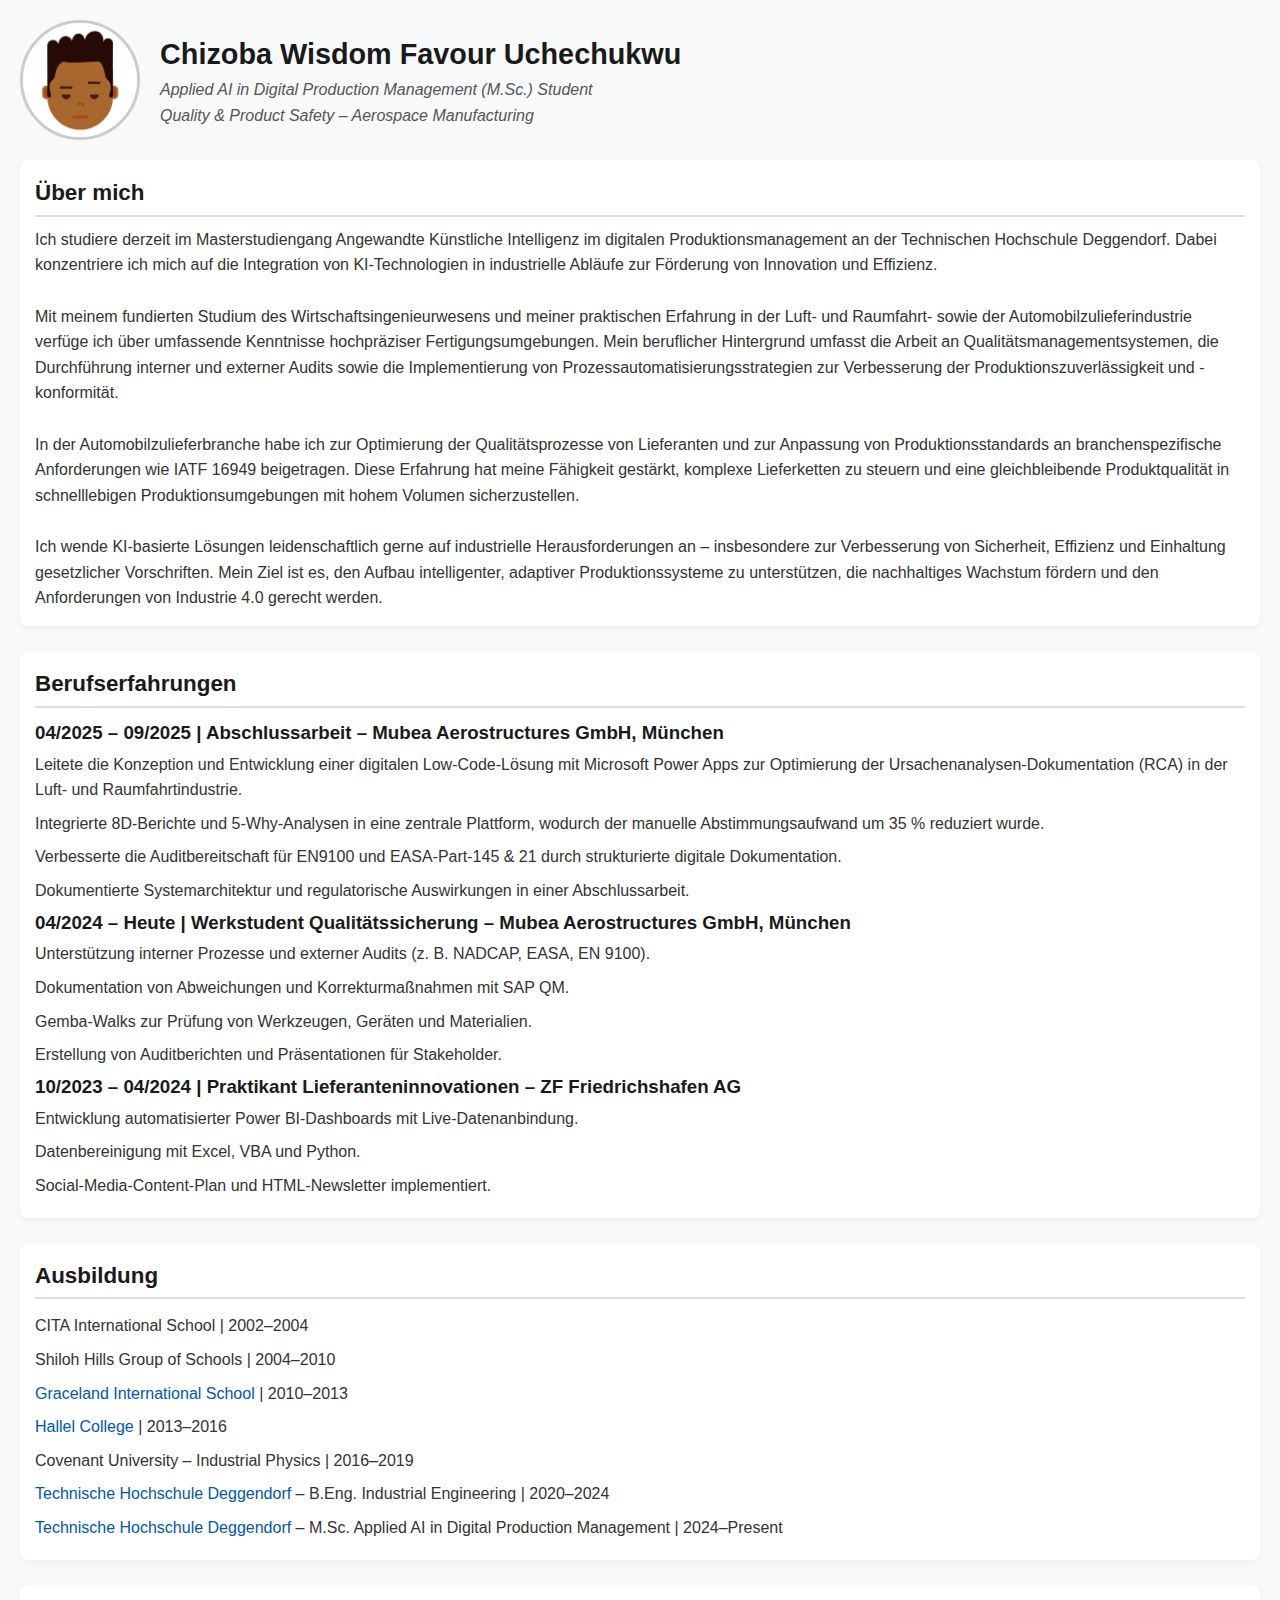
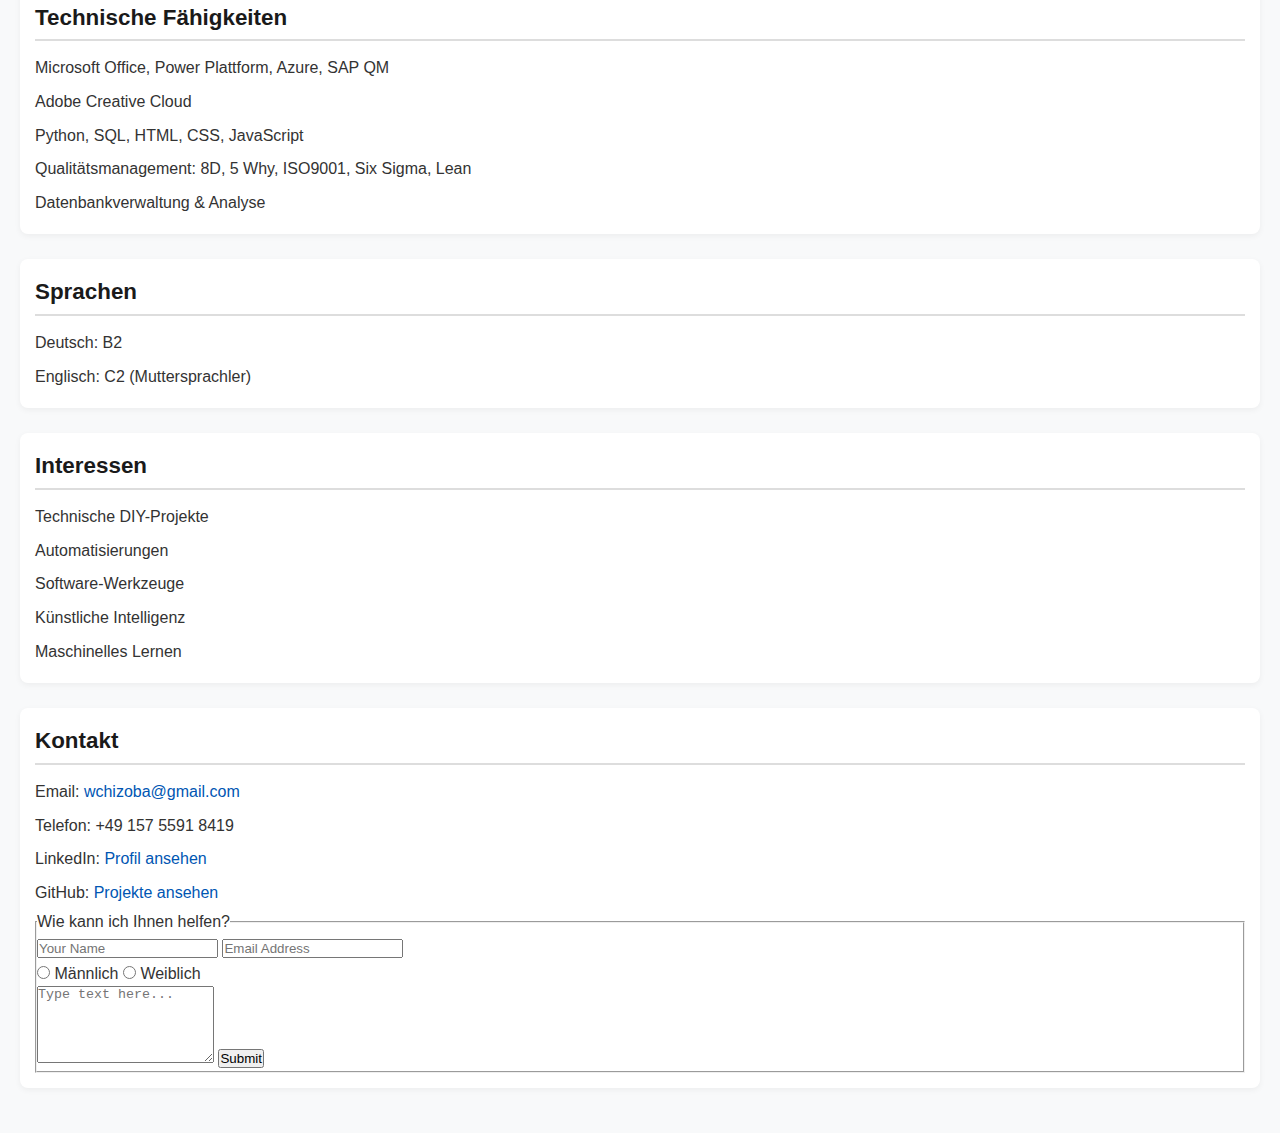
<file: index.html>
<!DOCTYPE html>
<html lang="en" dir="ltr">
<head>
  <meta charset="utf-8">
  <meta name="viewport" content="width=device-width, initial-scale=1.0">
  <title>About Me - Chizoba Wisdom</title>
  <link rel="stylesheet" href="css/style.css">
</head>
<body>

  <header class="profile-header">
    <img src="images/my face.jpg" alt="Profile Picture" class="profile-img">
    <div class="profile-info">
      <h1>Chizoba Wisdom Favour Uchechukwu</h1>
      <p><em>Applied AI in Digital Production Management (M.Sc.) Student<br>
      Quality & Product Safety – Aerospace Manufacturing</em></p>
    </div>
  </header>

  <section>
    <h2>Über mich</h2>
    <p>
        Ich studiere derzeit im Masterstudiengang Angewandte Künstliche Intelligenz im digitalen Produktionsmanagement an der Technischen Hochschule Deggendorf. Dabei konzentriere ich mich auf die Integration von KI-Technologien in industrielle Abläufe zur Förderung von Innovation und Effizienz.
        <br><br>
        Mit meinem fundierten Studium des Wirtschaftsingenieurwesens und meiner praktischen Erfahrung in der Luft- und Raumfahrt- sowie der Automobilzulieferindustrie verfüge ich über umfassende Kenntnisse hochpräziser Fertigungsumgebungen. Mein beruflicher Hintergrund umfasst die Arbeit an Qualitätsmanagementsystemen, die Durchführung interner und externer Audits sowie die Implementierung von Prozessautomatisierungsstrategien zur Verbesserung der Produktionszuverlässigkeit und -konformität.
        <br><br>
        In der Automobilzulieferbranche habe ich zur Optimierung der Qualitätsprozesse von Lieferanten und zur Anpassung von Produktionsstandards an branchenspezifische Anforderungen wie IATF 16949 beigetragen. Diese Erfahrung hat meine Fähigkeit gestärkt, komplexe Lieferketten zu steuern und eine gleichbleibende Produktqualität in schnelllebigen Produktionsumgebungen mit hohem Volumen sicherzustellen.
        <br><br>
        Ich wende KI-basierte Lösungen leidenschaftlich gerne auf industrielle Herausforderungen an – insbesondere zur Verbesserung von Sicherheit, Effizienz und Einhaltung gesetzlicher Vorschriften. Mein Ziel ist es, den Aufbau intelligenter, adaptiver Produktionssysteme zu unterstützen, die nachhaltiges Wachstum fördern und den Anforderungen von Industrie 4.0 gerecht werden.
    </p>
  </section>
  
  <section>
    <h2>Berufserfahrungen</h2>
    <div class="experience">
      <h3>04/2025 – 09/2025 | Abschlussarbeit – Mubea Aerostructures GmbH, München</h3>
      <ul>
        <li>Leitete die Konzeption und Entwicklung einer digitalen Low-Code-Lösung mit Microsoft Power Apps zur Optimierung der Ursachenanalysen-Dokumentation (RCA) in der Luft- und Raumfahrtindustrie.</li>
        <li>Integrierte 8D-Berichte und 5-Why-Analysen in eine zentrale Plattform, wodurch der manuelle Abstimmungsaufwand um 35 % reduziert wurde.</li>
        <li>Verbesserte die Auditbereitschaft für EN9100 und EASA-Part-145 & 21 durch strukturierte digitale Dokumentation.</li>
        <li>Dokumentierte Systemarchitektur und regulatorische Auswirkungen in einer Abschlussarbeit.</li>
      </ul>

      <h3>04/2024 – Heute | Werkstudent Qualitätssicherung – Mubea Aerostructures GmbH, München</h3>
      <ul>
        <li>Unterstützung interner Prozesse und externer Audits (z. B. NADCAP, EASA, EN 9100).</li>
        <li>Dokumentation von Abweichungen und Korrekturmaßnahmen mit SAP QM.</li>
        <li>Gemba-Walks zur Prüfung von Werkzeugen, Geräten und Materialien.</li>
        <li>Erstellung von Auditberichten und Präsentationen für Stakeholder.</li>
      </ul>

      <h3>10/2023 – 04/2024 | Praktikant Lieferanteninnovationen – ZF Friedrichshafen AG</h3>
      <ul>
        <li>Entwicklung automatisierter Power BI-Dashboards mit Live-Datenanbindung.</li>
        <li>Datenbereinigung mit Excel, VBA und Python.</li>
        <li>Social-Media-Content-Plan und HTML-Newsletter implementiert.</li>
      </ul>
    </div>
  </section>

  <section>
    <h2>Ausbildung</h2>
    <ul>
      <li>CITA International School | 2002–2004</li>
      <li>Shiloh Hills Group of Schools | 2004–2010</li>
      <li><a href="https://www.gracelandintlschool.com">Graceland International School</a> | 2010–2013</li>
      <li><a href="https://www.hallelcollege.com">Hallel College</a> | 2013–2016</li>
      <li>Covenant University – Industrial Physics | 2016–2019</li>
      <li><a href="https://www.th-deg.de">Technische Hochschule Deggendorf</a> – B.Eng. Industrial Engineering | 2020–2024</li>
      <li><a href="https://www.th-deg.de/dm-m-en">Technische Hochschule Deggendorf</a> – M.Sc. Applied AI in Digital Production Management | 2024–Present</li>
    </ul>
  </section>

  <section>
    <h2>Technische Fähigkeiten</h2>
    <ul>
      <li>Microsoft Office, Power Plattform, Azure, SAP QM</li>
      <li>Adobe Creative Cloud</li>
      <li>Python, SQL, HTML, CSS, JavaScript</li>
      <li>Qualitätsmanagement: 8D, 5 Why, ISO9001, Six Sigma, Lean</li>
      <li>Datenbankverwaltung & Analyse</li>
    </ul>
  </section>

  <section>
    <h2>Sprachen</h2>
    <ul>
      <li>Deutsch: B2</li>
      <li>Englisch: C2 (Muttersprachler)</li>
    </ul>
  </section>

  <section>
    <h2>Interessen</h2>
    <ul>
      <li>Technische DIY-Projekte</li>
      <li>Automatisierungen</li>
      <li>Software-Werkzeuge</li>
      <li>Künstliche Intelligenz</li>
      <li>Maschinelles Lernen</li>
    </ul>
  </section>

  <section>
    <h2>Kontakt</h2>
    <ul>
      <li>Email: <a href="mailto:wchizoba@gmail.com">wchizoba@gmail.com</a></li>
      <li>Telefon: +49 157 5591 8419</li>
      <li>LinkedIn: <a href="https://www.linkedin.com/in/wisdomfavourchizoba">Profil ansehen</a></li>
      <li>GitHub: <a href="https://github.com/Chizobawisdom">Projekte ansehen</a></li>
    </ul>

    <form action="mailto:wchizoba@gmail.com" method="post" enctype="text/plain" class="contact-form">
      <fieldset>
        <legend>Wie kann ich Ihnen helfen?</legend>
        <input type="text" name="yourName" placeholder="Your Name" required>
        <input type="email" name="yourEmail" placeholder="Email Address" required>
        <div>
          <label><input type="radio" name="gender" value="male"> Männlich</label>
          <label><input type="radio" name="gender" value="female"> Weiblich</label>
        </div>
        <textarea name="yourMessage" placeholder="Type text here..." rows="5"></textarea>
        <button type="submit">Submit</button>
      </fieldset>
    </form>
  </section>

</body>
</html>
</file>
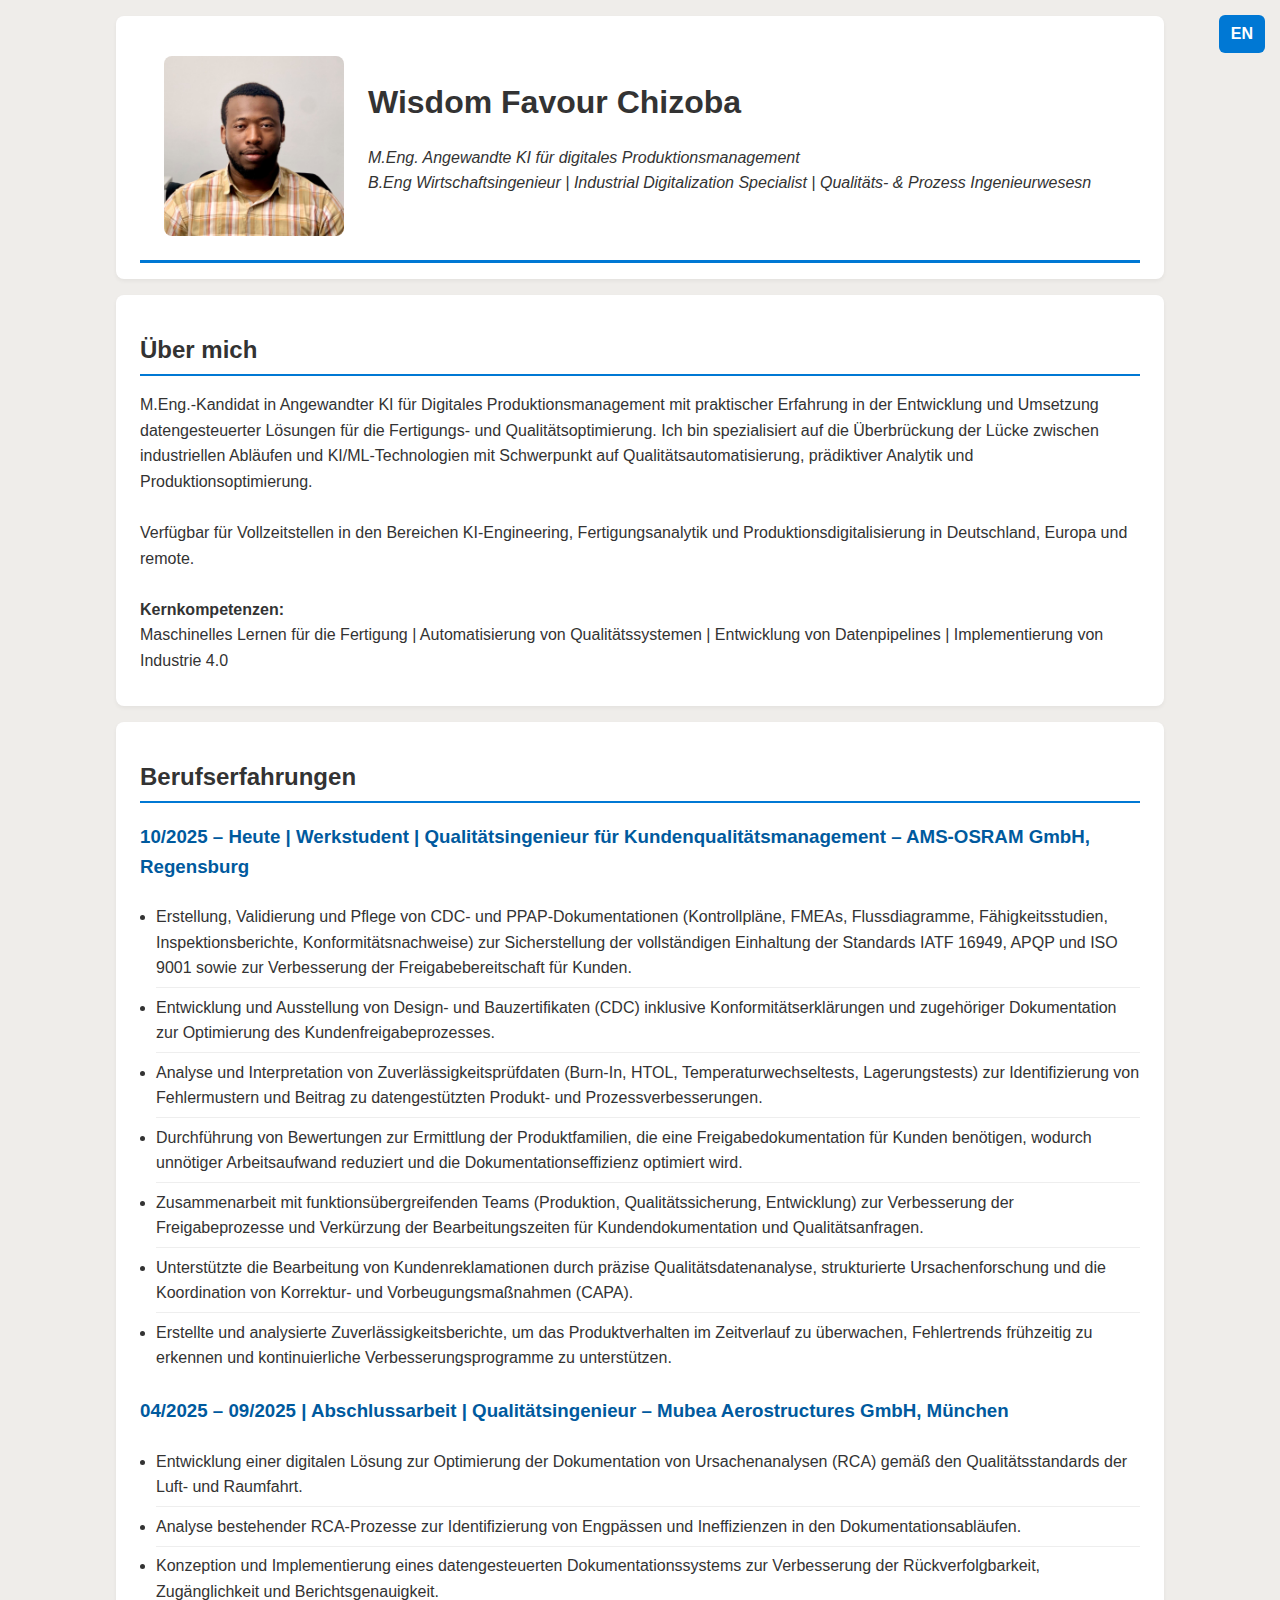
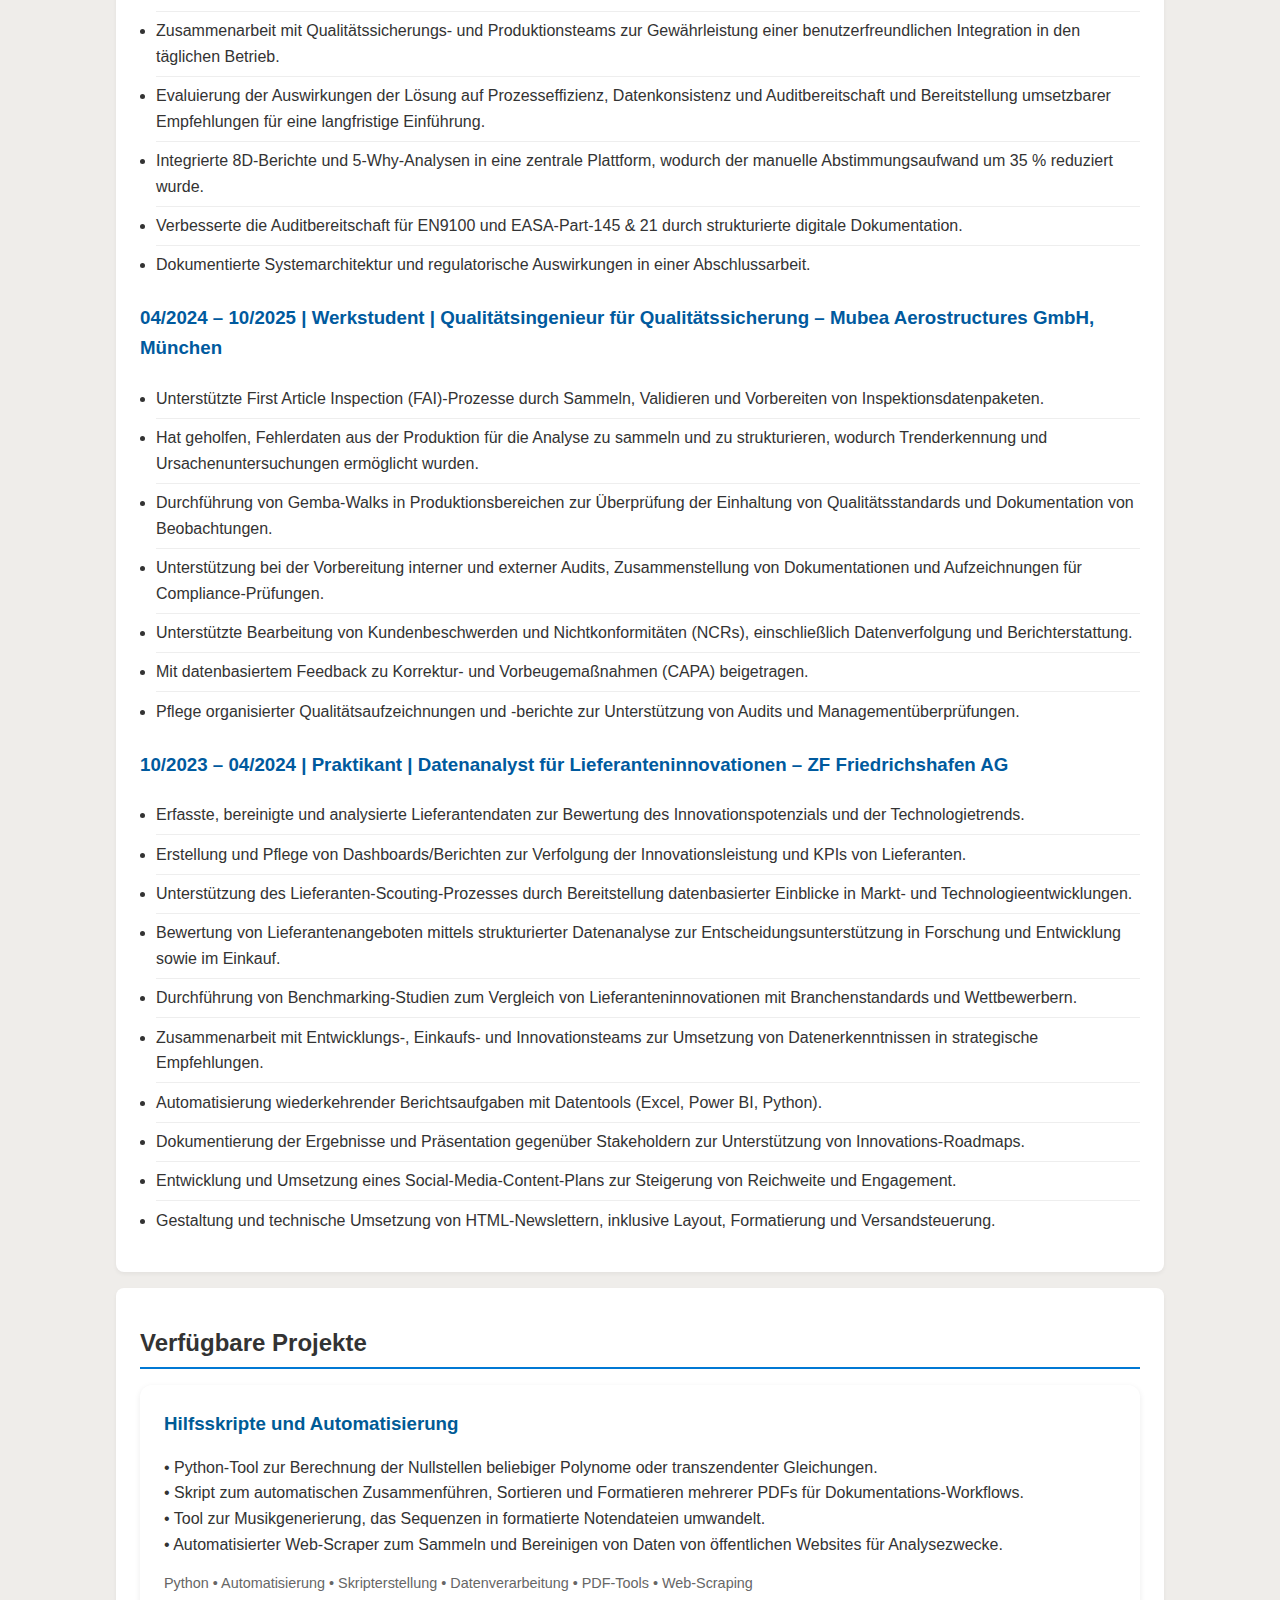
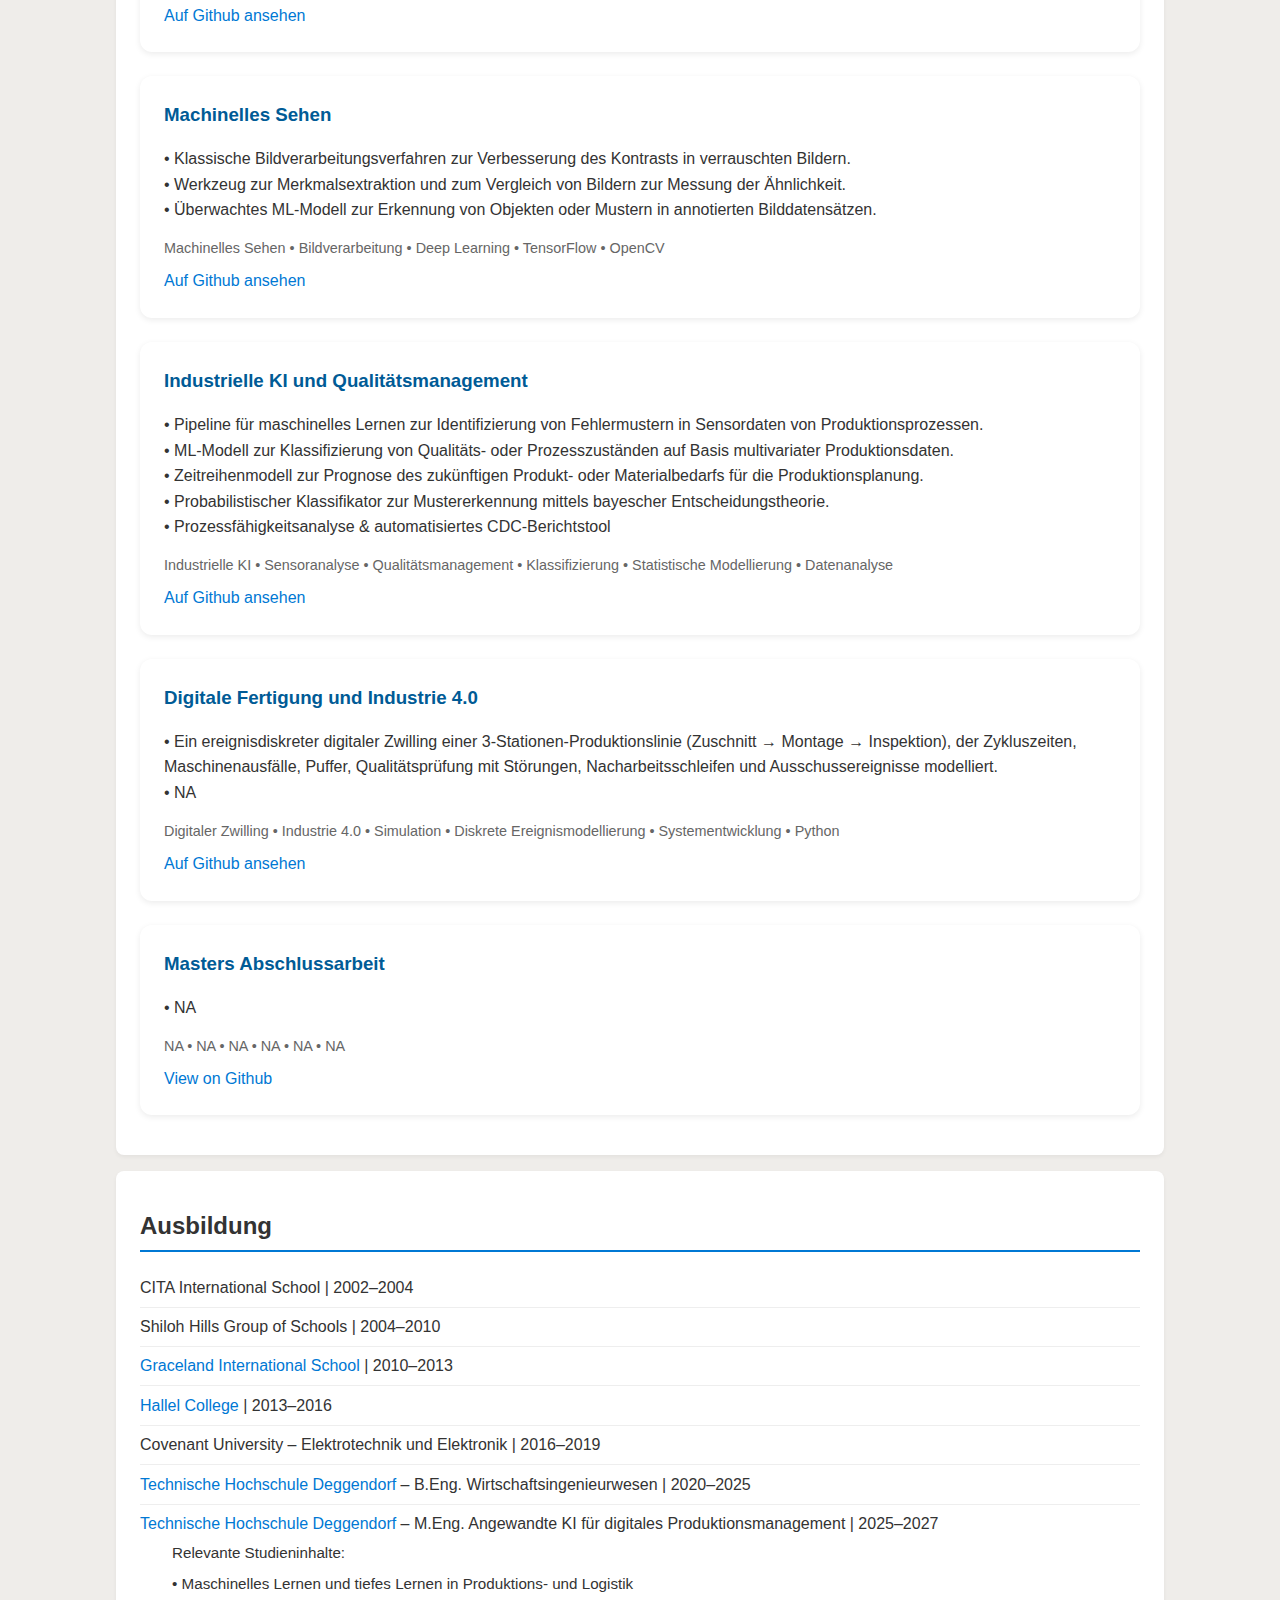
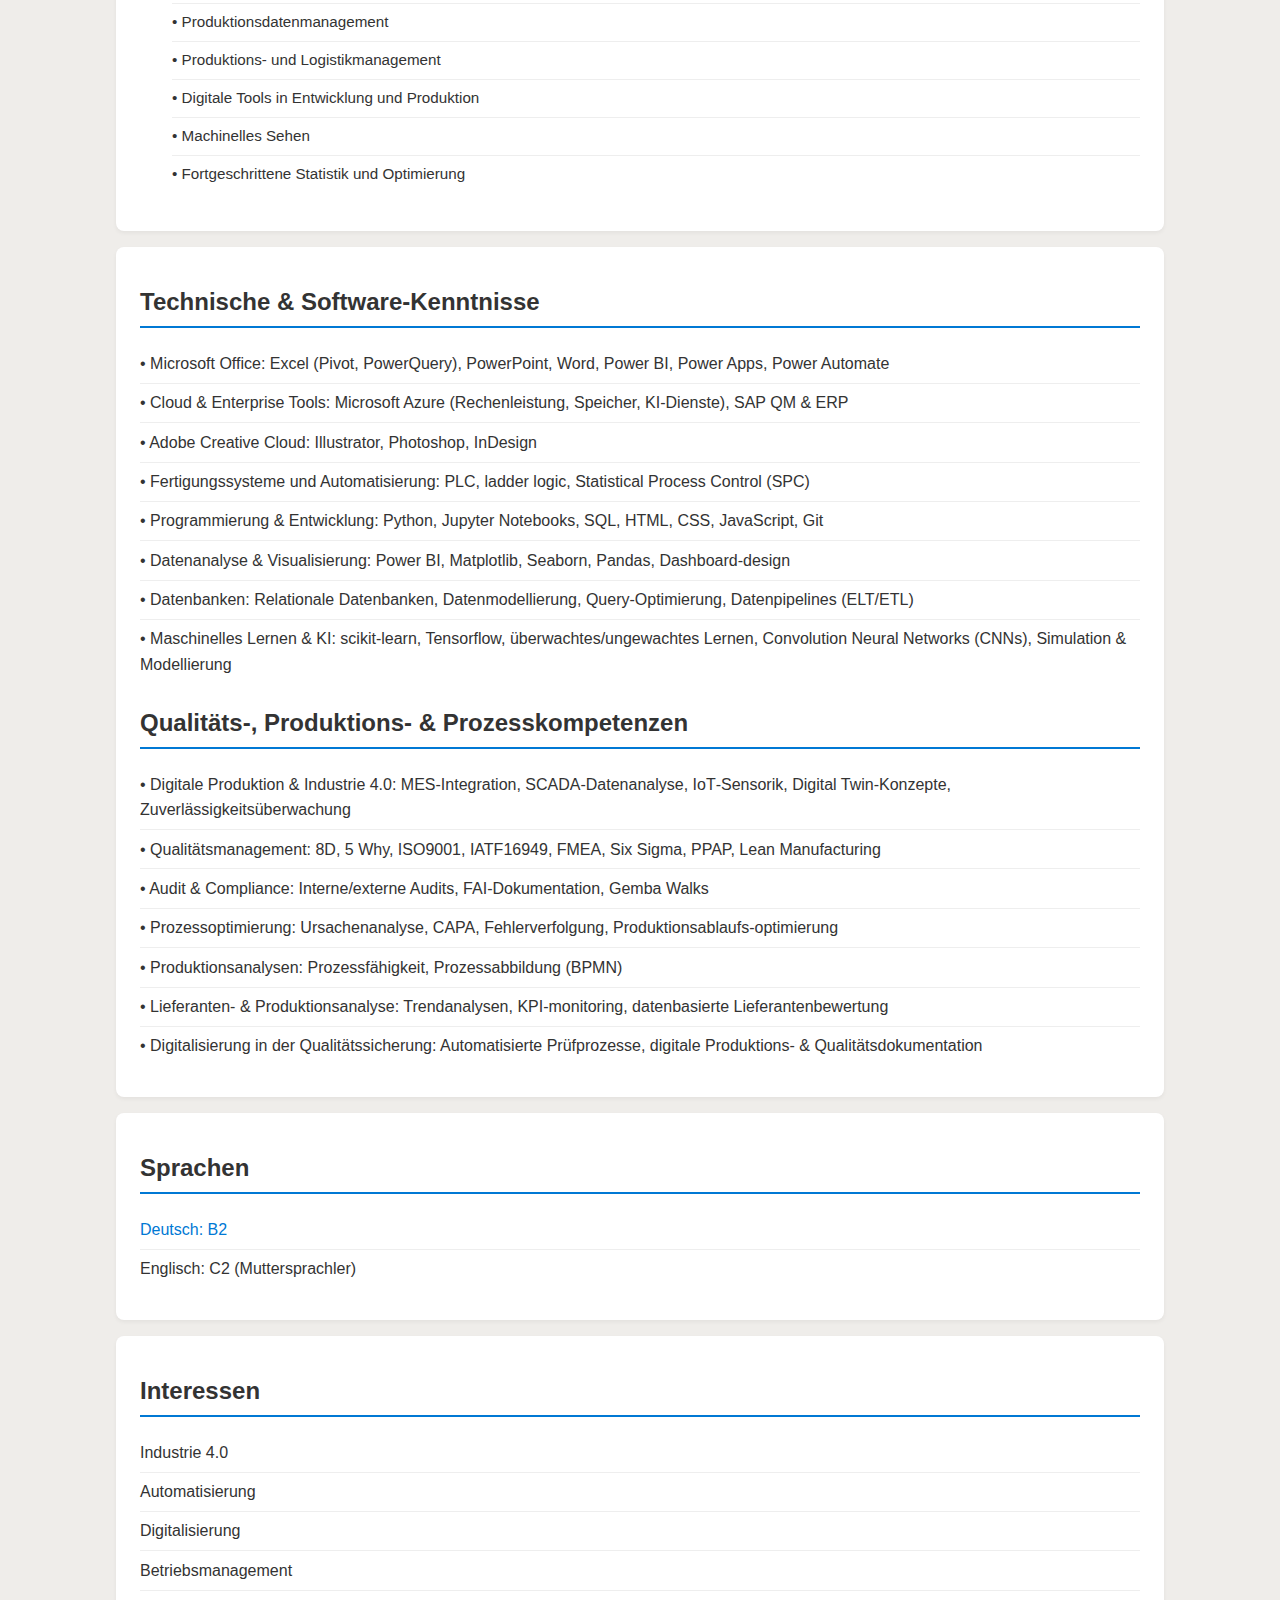
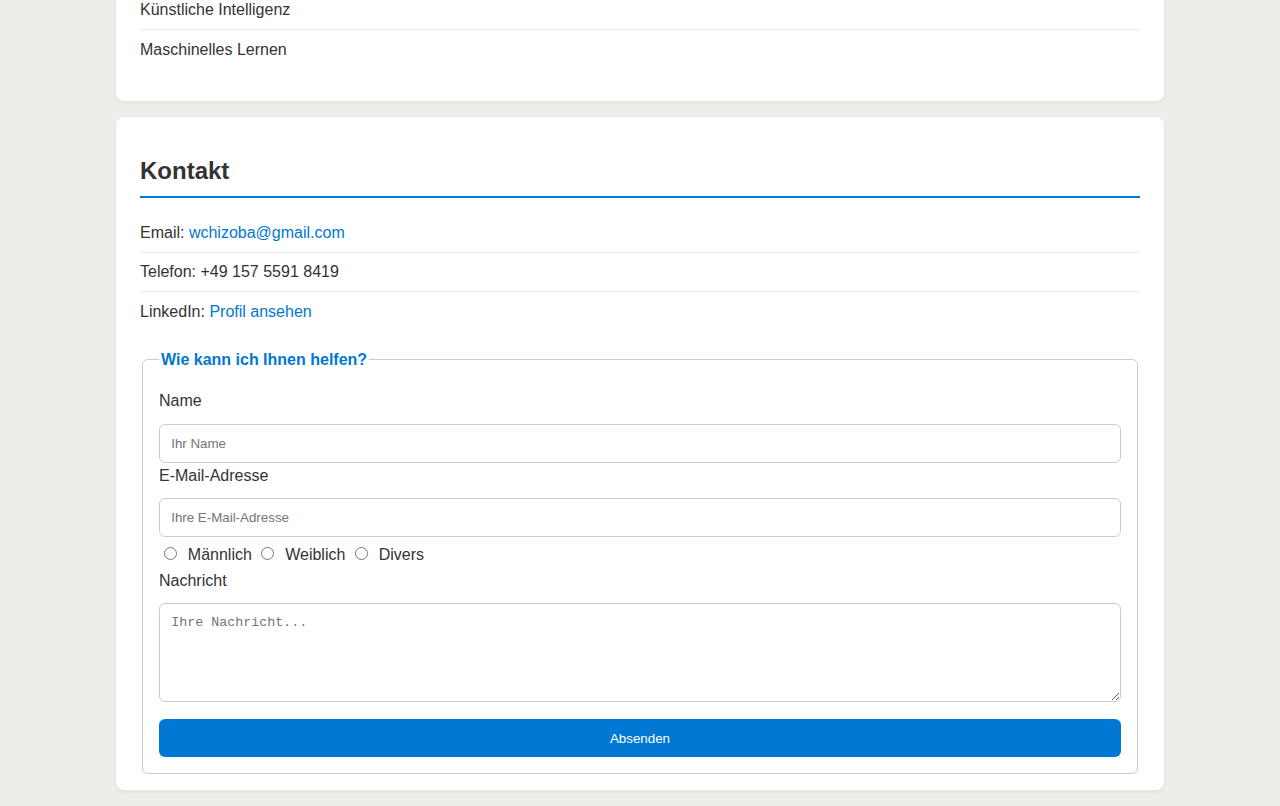
<file: docs/index.html>
<!DOCTYPE html>
<html lang="de" dir="ltr">
<head>
  <meta charset="utf-8">
  <meta name="viewport" content="width=device-width, initial-scale=1.0">
  <title>Über mich - Wisdom Favour Chizoba</title>
  <link rel="stylesheet" href="css/style.css">
</head>
<body>
 
   <section>
   <header class="profile-header">
    <nav class="language-switch">
      <a href="index_en.html">EN</a>
    </nav>
    <img src="images/my face.jpg" alt="Profile Picture" class="profile-img">
    <div class="profile-info">
      <h1>Wisdom Favour Chizoba</h1>
      <p><em>M.Eng. Angewandte KI für digitales Produktionsmanagement<br>
      B.Eng Wirtschaftsingenieur | Industrial Digitalization Specialist | Qualitäts- & Prozess Ingenieurwesesn</em></p>
    </div>
  </header>
  </section>

  <section>
    <h2>Über mich</h2>
    <p>
        M.Eng.-Kandidat in Angewandter KI für Digitales Produktionsmanagement mit praktischer Erfahrung in der Entwicklung und Umsetzung datengesteuerter Lösungen für die Fertigungs- und Qualitätsoptimierung. Ich bin spezialisiert auf die Überbrückung der Lücke zwischen industriellen Abläufen und KI/ML-Technologien mit Schwerpunkt auf Qualitätsautomatisierung, prädiktiver Analytik und Produktionsoptimierung.
        <br><br>Verfügbar für Vollzeitstellen in den Bereichen KI-Engineering, Fertigungsanalytik und Produktionsdigitalisierung in Deutschland, Europa und remote.<br><br>
        <b>Kernkompetenzen:</b><br>Maschinelles Lernen für die Fertigung | Automatisierung von Qualitätssystemen | Entwicklung von Datenpipelines | Implementierung von Industrie 4.0  
    </p>
  </section>
  
  <section>
    <h2>Berufserfahrungen</h2>
    <div class="experience">

      <h3>10/2025 – Heute | Werkstudent | Qualitätsingenieur für Kundenqualitätsmanagement – AMS-OSRAM GmbH, Regensburg</h3>
      <ul>
        <li>Erstellung, Validierung und Pflege von CDC- und PPAP-Dokumentationen (Kontrollpläne, FMEAs, Flussdiagramme, Fähigkeitsstudien, Inspektionsberichte, Konformitätsnachweise) zur Sicherstellung der vollständigen Einhaltung der Standards IATF 16949, APQP und ISO 9001 sowie zur Verbesserung der Freigabebereitschaft für Kunden.</li>

        <li>Entwicklung und Ausstellung von Design- und Bauzertifikaten (CDC) inklusive Konformitätserklärungen und zugehöriger Dokumentation zur Optimierung des Kundenfreigabeprozesses.</li>
        
        <li>Analyse und Interpretation von Zuverlässigkeitsprüfdaten (Burn-In, HTOL, Temperaturwechseltests, Lagerungstests) zur Identifizierung von Fehlermustern und Beitrag zu datengestützten Produkt- und Prozessverbesserungen.</li>
        
        <li>Durchführung von Bewertungen zur Ermittlung der Produktfamilien, die eine Freigabedokumentation für Kunden benötigen, wodurch unnötiger Arbeitsaufwand reduziert und die Dokumentationseffizienz optimiert wird.</li>
        
        <li>Zusammenarbeit mit funktionsübergreifenden Teams (Produktion, Qualitätssicherung, Entwicklung) zur Verbesserung der Freigabeprozesse und Verkürzung der Bearbeitungszeiten für Kundendokumentation und Qualitätsanfragen.</li>

        <li>Unterstützte die Bearbeitung von Kundenreklamationen durch präzise Qualitätsdatenanalyse, strukturierte Ursachenforschung und die Koordination von Korrektur- und Vorbeugungsmaßnahmen (CAPA).</li>

        <li>Erstellte und analysierte Zuverlässigkeitsberichte, um das Produktverhalten im Zeitverlauf zu überwachen, Fehlertrends frühzeitig zu erkennen und kontinuierliche Verbesserungsprogramme zu unterstützen.</li>
      </ul>
      
      <h3>04/2025 – 09/2025 | Abschlussarbeit | Qualitätsingenieur – Mubea Aerostructures GmbH, München</h3>
      <ul>
        <li>Entwicklung einer digitalen Lösung zur Optimierung der Dokumentation von Ursachenanalysen (RCA) gemäß den Qualitätsstandards der Luft- und Raumfahrt.</li>

        <li>Analyse bestehender RCA-Prozesse zur Identifizierung von Engpässen und Ineffizienzen in den Dokumentationsabläufen.</li>
        
        <li>Konzeption und Implementierung eines datengesteuerten Dokumentationssystems zur Verbesserung der Rückverfolgbarkeit, Zugänglichkeit und Berichtsgenauigkeit.</li>
        
        <li>Zusammenarbeit mit Qualitätssicherungs- und Produktionsteams zur Gewährleistung einer benutzerfreundlichen Integration in den täglichen Betrieb.</li>
        
        <li>Evaluierung der Auswirkungen der Lösung auf Prozesseffizienz, Datenkonsistenz und Auditbereitschaft und Bereitstellung umsetzbarer Empfehlungen für eine langfristige Einführung.</li>
        
        <li>Integrierte 8D-Berichte und 5-Why-Analysen in eine zentrale Plattform, wodurch der manuelle Abstimmungsaufwand um 35 % reduziert wurde.</li>
        
        <li>Verbesserte die Auditbereitschaft für EN9100 und EASA-Part-145 & 21 durch strukturierte digitale Dokumentation.</li>
        
        <li>Dokumentierte Systemarchitektur und regulatorische Auswirkungen in einer Abschlussarbeit.</li>
      </ul>

      <h3>04/2024 – 10/2025 | Werkstudent | Qualitätsingenieur für Qualitätssicherung – Mubea Aerostructures GmbH, München</h3>
      <ul>
        <li>Unterstützte First Article Inspection (FAI)-Prozesse durch Sammeln, Validieren und Vorbereiten von Inspektionsdatenpaketen.</li>

        <li>Hat geholfen, Fehlerdaten aus der Produktion für die Analyse zu sammeln und zu strukturieren, wodurch Trenderkennung und Ursachenuntersuchungen ermöglicht wurden.</li>
            
        <li>Durchführung von Gemba-Walks in Produktionsbereichen zur Überprüfung der Einhaltung von Qualitätsstandards und Dokumentation von Beobachtungen.</li>
            
        <li>Unterstützung bei der Vorbereitung interner und externer Audits, Zusammenstellung von Dokumentationen und Aufzeichnungen für Compliance-Prüfungen.</li>
            
        <li>Unterstützte Bearbeitung von Kundenbeschwerden und Nichtkonformitäten (NCRs), einschließlich Datenverfolgung und Berichterstattung.</li>
            
        <li>Mit datenbasiertem Feedback zu Korrektur- und Vorbeugemaßnahmen (CAPA) beigetragen.</li>
            
        <li>Pflege organisierter Qualitätsaufzeichnungen und -berichte zur Unterstützung von Audits und Managementüberprüfungen.</li>
        
      </ul>

      <h3>10/2023 – 04/2024 | Praktikant | Datenanalyst für Lieferanteninnovationen – ZF Friedrichshafen AG</h3>
      <ul>
        <li>Erfasste, bereinigte und analysierte Lieferantendaten zur Bewertung des Innovationspotenzials und der Technologietrends.</li>

        <li>Erstellung und Pflege von Dashboards/Berichten zur Verfolgung der Innovationsleistung und KPIs von Lieferanten.</li>
            
        <li>Unterstützung des Lieferanten-Scouting-Prozesses durch Bereitstellung datenbasierter Einblicke in Markt- und Technologieentwicklungen.</li>
            
        <li>Bewertung von Lieferantenangeboten mittels strukturierter Datenanalyse zur Entscheidungsunterstützung in Forschung und Entwicklung sowie im Einkauf.</li>
            
        <li>Durchführung von Benchmarking-Studien zum Vergleich von Lieferanteninnovationen mit Branchenstandards und Wettbewerbern.</li>
            
        <li>Zusammenarbeit mit Entwicklungs-, Einkaufs- und Innovationsteams zur Umsetzung von Datenerkenntnissen in strategische Empfehlungen.</li>
            
        <li>Automatisierung wiederkehrender Berichtsaufgaben mit Datentools (Excel, Power BI, Python).</li>
            
        <li>Dokumentierung der Ergebnisse und Präsentation gegenüber Stakeholdern zur Unterstützung von Innovations-Roadmaps.</li>
       
        <li>Entwicklung und Umsetzung eines Social-Media-Content-Plans zur Steigerung von Reichweite und Engagement.</li>

        <li>Gestaltung und technische Umsetzung von HTML-Newslettern, inklusive Layout, Formatierung und Versandsteuerung.</li>
      </ul>
    </div>
  </section>

  <section>
    <h2>Verfügbare Projekte</h2>
    <div class="project">
      <h3>Hilfsskripte und Automatisierung</h3>
      <p>• Python-Tool zur Berechnung der Nullstellen beliebiger Polynome oder transzendenter Gleichungen.<br>• Skript zum automatischen Zusammenführen, Sortieren und Formatieren mehrerer PDFs für Dokumentations-Workflows.<br>• Tool zur Musikgenerierung, das Sequenzen in formatierte Notendateien umwandelt.<br>• Automatisierter Web-Scraper zum Sammeln und Bereinigen von Daten von öffentlichen Websites für Analysezwecke.</p>
      <p class="tags">Python • Automatisierung • Skripterstellung • Datenverarbeitung • PDF-Tools • Web-Scraping</p>
      <a class="button" href="https://github.com/Chizobawisdom/Portfolio/tree/main/Utility_and_Automation" target="_blank">Auf Github ansehen</a>
    </div>

    <div class="project">
      <h3>Machinelles Sehen</h3>
      <p>• Klassische Bildverarbeitungsverfahren zur Verbesserung des Kontrasts in verrauschten Bildern.<br>• Werkzeug zur Merkmalsextraktion und zum Vergleich von Bildern zur Messung der Ähnlichkeit. <br>• Überwachtes ML-Modell zur Erkennung von Objekten oder Mustern in annotierten Bilddatensätzen.</p>
      <p class="tags">Machinelles Sehen • Bildverarbeitung • Deep Learning • TensorFlow • OpenCV</p>
      <a class="button" href="https://github.com/Chizobawisdom/Portfolio/tree/main/Machine_Vision" target="_blank">Auf Github ansehen</a>
    </div>

    <div class="project">
      <h3>Industrielle KI und Qualitätsmanagement</h3>
      <p>• Pipeline für maschinelles Lernen zur Identifizierung von Fehlermustern in Sensordaten von Produktionsprozessen.<br>• ML-Modell zur Klassifizierung von Qualitäts- oder Prozesszuständen auf Basis multivariater Produktionsdaten. <br>• Zeitreihenmodell zur Prognose des zukünftigen Produkt- oder Materialbedarfs für die Produktionsplanung.<br>• Probabilistischer Klassifikator zur Mustererkennung mittels bayescher Entscheidungstheorie.<br>• Prozessfähigkeitsanalyse & automatisiertes CDC-Berichtstool</p>
      <p class="tags">Industrielle KI • Sensoranalyse • Qualitätsmanagement • Klassifizierung • Statistische Modellierung • Datenanalyse</p>
      <a class="button" href="https://github.com/Chizobawisdom/Portfolio/tree/main/Industrial_AI_and_Quality_Engineering" target="_blank">Auf Github ansehen</a>
    </div>

    <div class="project">
      <h3>Digitale Fertigung und Industrie 4.0</h3>
      <p>• Ein ereignisdiskreter digitaler Zwilling einer 3-Stationen-Produktionslinie (Zuschnitt → Montage → Inspektion), der Zykluszeiten, Maschinenausfälle, Puffer, Qualitätsprüfung mit Störungen, Nacharbeitsschleifen und Ausschussereignisse modelliert.<br>• NA</p>
      <p class="tags">Digitaler Zwilling • Industrie 4.0 • Simulation • Diskrete Ereignismodellierung • Systementwicklung • Python</p>
      <a class="button" href="https://github.com/Chizobawisdom/Portfolio/tree/main/Digital_Manufacturing_and_Industry_4.0" target="_blank">Auf Github ansehen</a>
    </div>

    <div class="project">
      <h3>Masters Abschlussarbeit</h3>
      <p>• NA</p>
      <p class="tags">NA • NA • NA • NA • NA • NA</p>
      <a class="button" href="https://github.com/Chizobawisdom/Portfolio/tree/main/Thesis" target="_blank">View on Github</a>
    </div>    
  </section>
  
  <section>
    <h2>Ausbildung</h2>
    <ul>
      <li>CITA International School | 2002–2004</li>
      <li>Shiloh Hills Group of Schools | 2004–2010</li>
      <li><a href="https://www.gracelandintlschool.com">Graceland International School</a> | 2010–2013</li>
      <li><a href="https://www.hallelcollege.com">Hallel College</a> | 2013–2016</li>
      <li>Covenant University – Elektrotechnik und Elektronik | 2016–2019</li>
      <li><a href="https://www.th-deg.de">Technische Hochschule Deggendorf</a> – B.Eng. Wirtschaftsingenieurwesen | 2020–2025</li>
     <li>
        <a href="https://www.th-deg.de/dm-m-en" target="_blank" rel="noopener noreferrer">
          Technische Hochschule Deggendorf
        </a> – M.Eng. Angewandte KI für digitales Produktionsmanagement | 2025–2027
        <div class="course-details">
          <span>Relevante Studieninhalte:</span>
          <ul>
            <li>• Maschinelles Lernen und tiefes Lernen in Produktions- und Logistik</li>
            <li>• Produktionsdatenmanagement</li>
            <li>• Produktions- und Logistikmanagement</li>
            <li>• Digitale Tools in Entwicklung und Produktion</li>
            <li>• Machinelles Sehen</li>
            <li>• Fortgeschrittene Statistik und Optimierung</li>
          </ul>
        </div>
      </li>
    </ul>
  </section>

  <section>
    <h2>Technische & Software-Kenntnisse</h2>
    <ul>
      <li>• Microsoft Office: Excel (Pivot, PowerQuery), PowerPoint, Word, Power BI, Power Apps, Power Automate</li>
      <li>• Cloud & Enterprise Tools: Microsoft Azure (Rechenleistung, Speicher, KI-Dienste), SAP QM & ERP</li>
      <li>• Adobe Creative Cloud: Illustrator, Photoshop, InDesign</li>
      <li>• Fertigungssysteme und Automatisierung: PLC, ladder logic, Statistical Process Control (SPC)</li>
      <li>• Programmierung & Entwicklung: Python, Jupyter Notebooks, SQL, HTML, CSS, JavaScript, Git</li>
      <li>• Datenanalyse & Visualisierung: Power BI, Matplotlib, Seaborn, Pandas, Dashboard-design</li>
      <li>• Datenbanken: Relationale Datenbanken, Datenmodellierung, Query-Optimierung, Datenpipelines (ELT/ETL)</li>
      <li>• Maschinelles Lernen & KI: scikit-learn, Tensorflow, überwachtes/ungewachtes Lernen, Convolution Neural Networks (CNNs), Simulation & Modellierung</li>
    </ul>
    
    <h2>Qualitäts-, Produktions- & Prozesskompetenzen</h2>
    <ul>
      <li>• Digitale Produktion & Industrie 4.0: MES‑Integration, SCADA‑Datenanalyse, IoT‑Sensorik, Digital Twin‑Konzepte, Zuverlässigkeitsüberwachung</li>
      <li>• Qualitätsmanagement: 8D, 5 Why, ISO9001, IATF16949, FMEA, Six Sigma, PPAP, Lean Manufacturing</li>
      <li>• Audit & Compliance: Interne/externe Audits, FAI-Dokumentation, Gemba Walks</li>
      <li>• Prozessoptimierung: Ursachenanalyse, CAPA, Fehlerverfolgung, Produktionsablaufs-optimierung</li>
      <li>• Produktionsanalysen: Prozessfähigkeit, Prozessabbildung (BPMN)</li>
      <li>• Lieferanten- & Produktionsanalyse: Trendanalysen, KPI-monitoring, datenbasierte Lieferantenbewertung</li>
      <li>• Digitalisierung in der Qualitätssicherung: Automatisierte Prüfprozesse, digitale Produktions- & Qualitätsdokumentation</li>
    </ul>
  </section>

  <section>
    <h2>Sprachen</h2>
    <ul>
      <li><a href="https://github.com/Chizobawisdom/Portfolio/blob/main/docs/images/telc%20b2.pdf">Deutsch: B2</a></li>
      <li>Englisch: C2 (Muttersprachler)</li>
    </ul>
  </section>

  <section>
    <h2>Interessen</h2>
    <ul>
      <li>Industrie 4.0</li>
      <li>Automatisierung</li>
      <li>Digitalisierung</li>
      <li>Betriebsmanagement</li>
      <li>Künstliche Intelligenz</li>
      <li>Maschinelles Lernen</li>
    </ul>
  </section>

  <section>
    <h2>Kontakt</h2>
    <ul>
      <li>Email: <a href="mailto:wchizoba@gmail.com">wchizoba@gmail.com</a></li>
      <li>Telefon: +49 157 5591 8419</li>
      <li>LinkedIn: <a href="https://www.linkedin.com/in/wisdomfavourchizoba">Profil ansehen</a></li>
    </ul>

    
    <form action="https://formspree.io/f/YOUR_FORM_ID" method="POST" class="contact-form">
      <fieldset>
        <legend>Wie kann ich Ihnen helfen?</legend>
    
        <label for="name">Name</label>
        <input type="text" id="name" name="name" required placeholder="Ihr Name">
    
        <label for="email">E-Mail-Adresse</label>
        <input type="email" id="email" name="email" required placeholder="Ihre E-Mail-Adresse">
    
        <div class="gender-options">
          <label><input type="radio" name="gender" value="Male"> Männlich</label>
          <label><input type="radio" name="gender" value="Female"> Weiblich</label>
          <label><input type="radio" name="gender" value="Non-Binary"> Divers</label>
        </div>
    
        <label for="message">Nachricht</label>
        <textarea id="message" name="message" rows="5" placeholder="Ihre Nachricht..."></textarea>
    
        <button type="submit">Absenden</button>
      </fieldset>
    </form>
  </section>

</body>
</html>
</file>
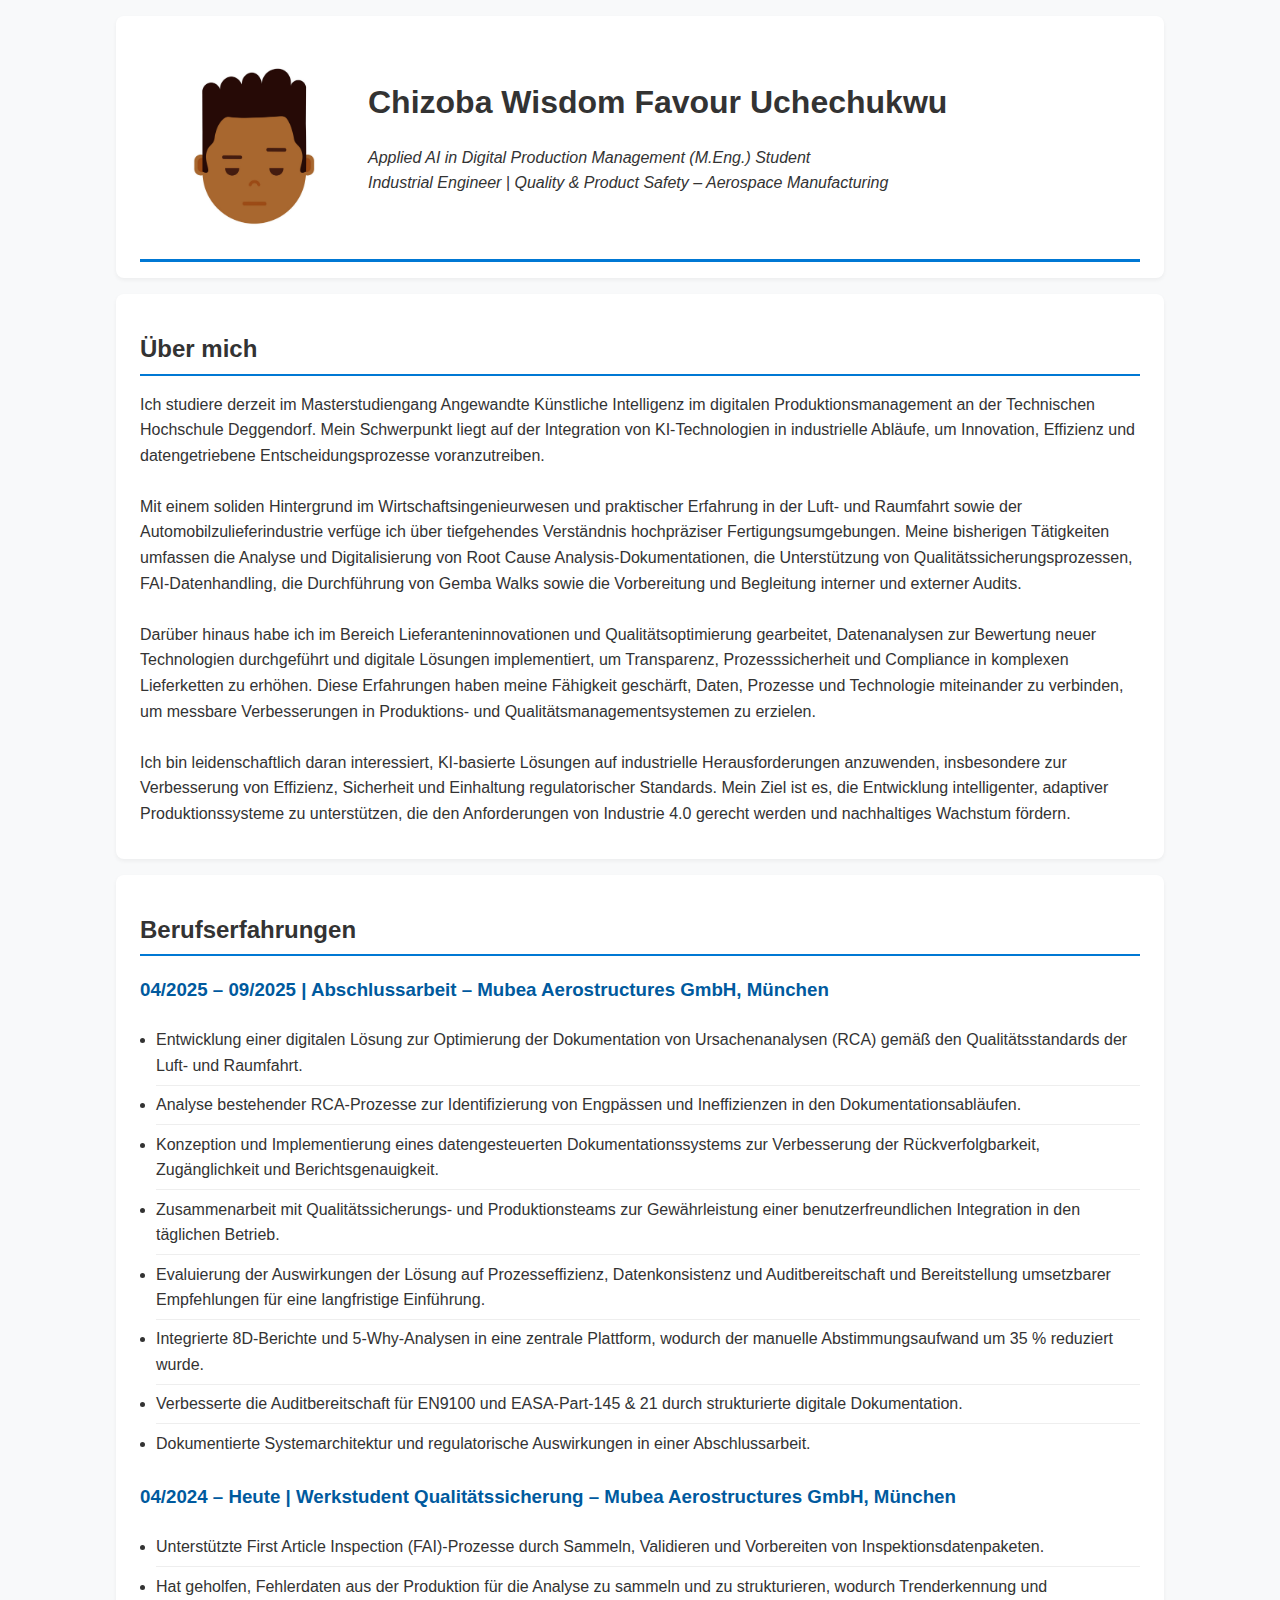
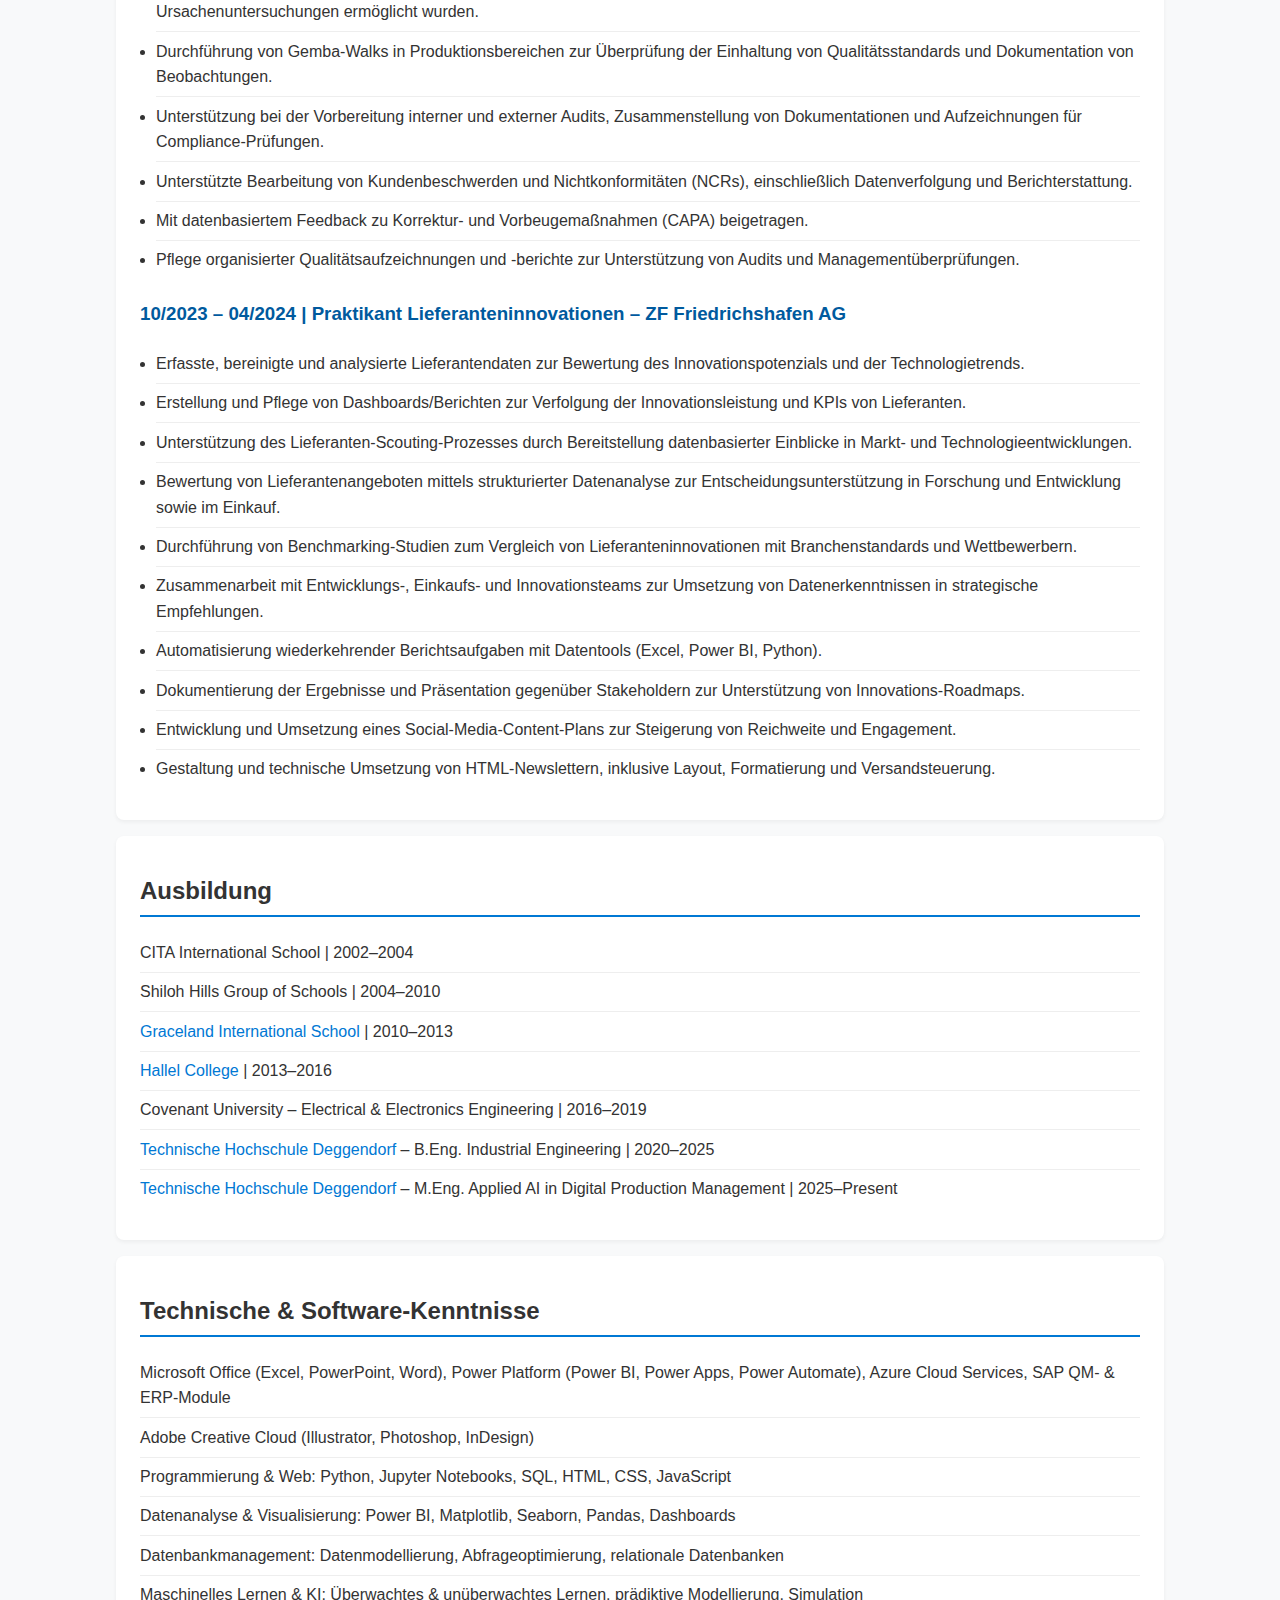
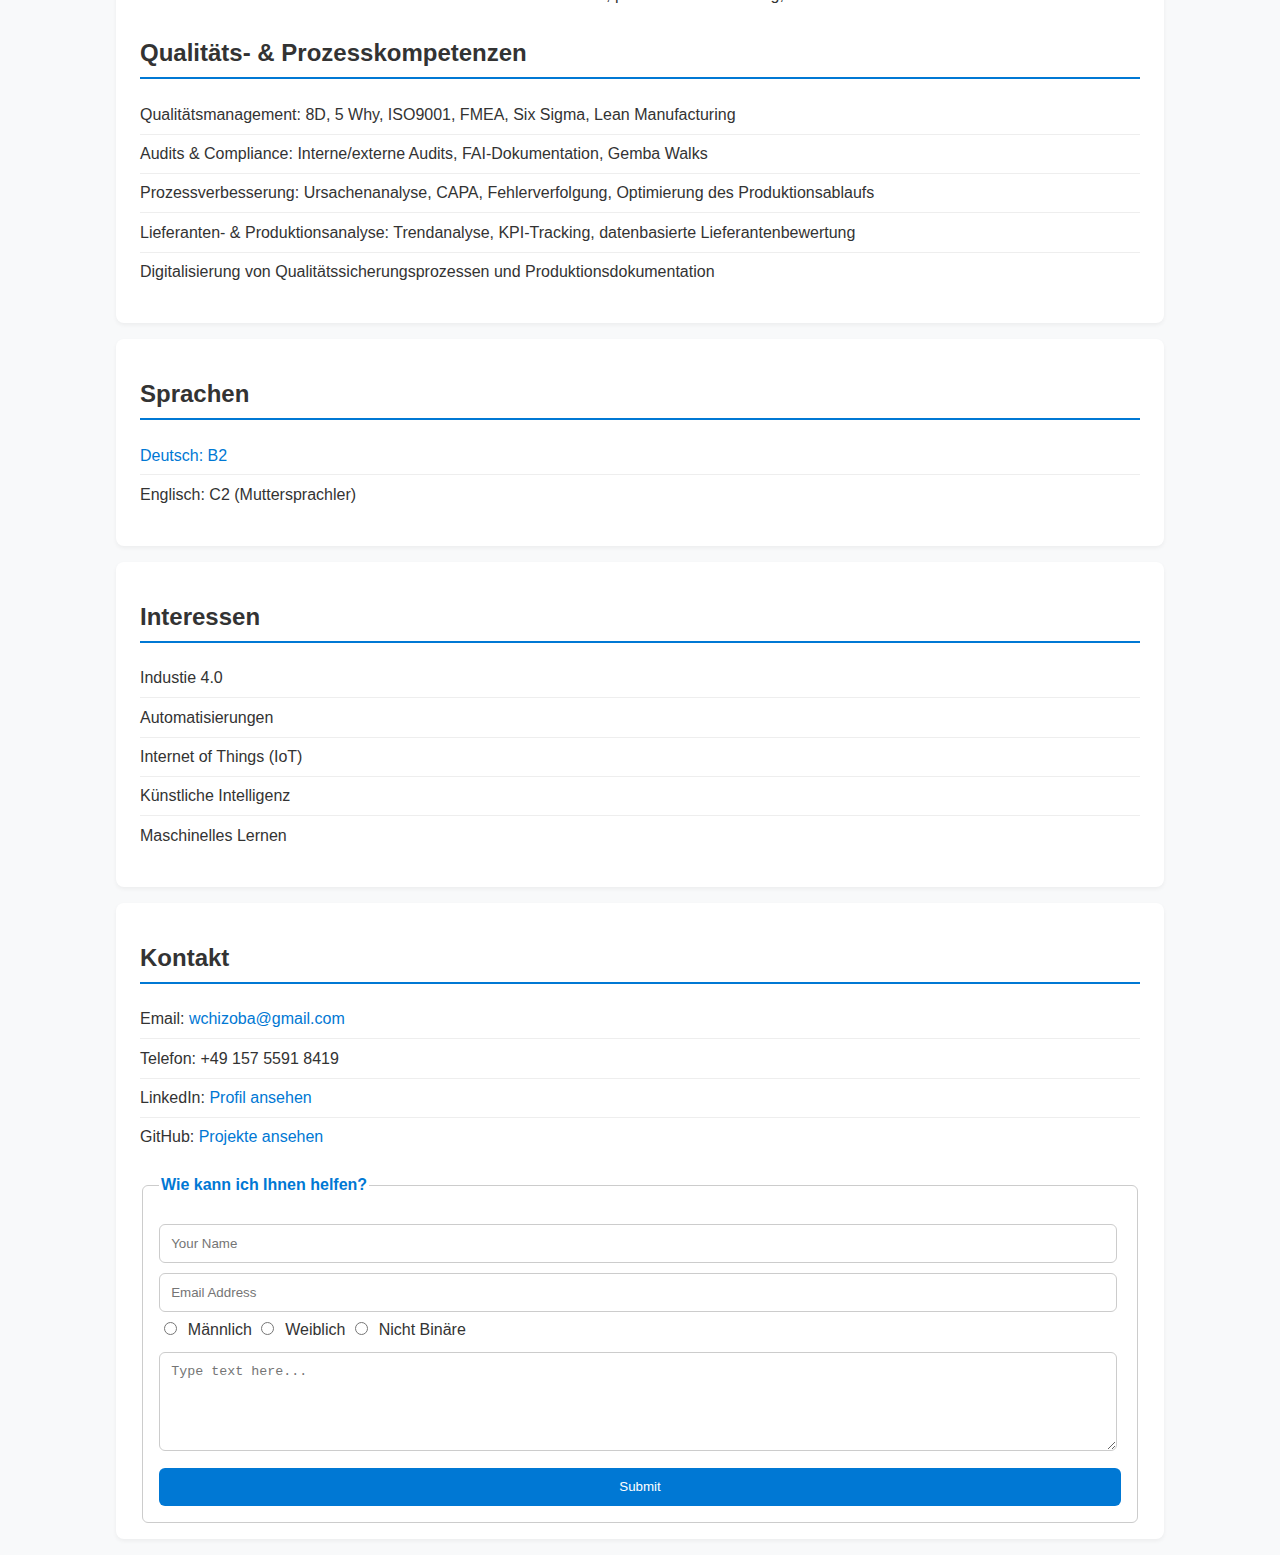
<file: Portfolio-Website/index.html>
<!DOCTYPE html>
<html lang="en" dir="ltr">
<head>
  <meta charset="utf-8">
  <meta name="viewport" content="width=device-width, initial-scale=1.0">
  <title>About Me - Chizoba Wisdom</title>
  <link rel="stylesheet" href="css/style.css">
</head>
<body>

   <section>
    <header class="profile-header">
    <img src="images/my face.jpg" alt="Profile Picture" class="profile-img">
    <div class="profile-info">
      <h1>Chizoba Wisdom Favour Uchechukwu</h1>
      <p><em>Applied AI in Digital Production Management (M.Eng.) Student<br>
      Industrial Engineer | Quality & Product Safety – Aerospace Manufacturing</em></p>
    </div>
  </header>
  </section>

  <section>
    <h2>Über mich</h2>
    <p>
        Ich studiere derzeit im Masterstudiengang Angewandte Künstliche Intelligenz im digitalen Produktionsmanagement an der Technischen Hochschule Deggendorf. Mein Schwerpunkt liegt auf der Integration von KI-Technologien in industrielle Abläufe, um Innovation, Effizienz und datengetriebene Entscheidungsprozesse voranzutreiben.
        <br><br>
        Mit einem soliden Hintergrund im Wirtschaftsingenieurwesen und praktischer Erfahrung in der Luft- und Raumfahrt sowie der Automobilzulieferindustrie verfüge ich über tiefgehendes Verständnis hochpräziser Fertigungsumgebungen. Meine bisherigen Tätigkeiten umfassen die Analyse und Digitalisierung von Root Cause Analysis-Dokumentationen, die Unterstützung von Qualitätssicherungsprozessen, FAI-Datenhandling, die Durchführung von Gemba Walks sowie die Vorbereitung und Begleitung interner und externer Audits.
        <br><br>
        Darüber hinaus habe ich im Bereich Lieferanteninnovationen und Qualitätsoptimierung gearbeitet, Datenanalysen zur Bewertung neuer Technologien durchgeführt und digitale Lösungen implementiert, um Transparenz, Prozesssicherheit und Compliance in komplexen Lieferketten zu erhöhen. Diese Erfahrungen haben meine Fähigkeit geschärft, Daten, Prozesse und Technologie miteinander zu verbinden, um messbare Verbesserungen in Produktions- und Qualitätsmanagementsystemen zu erzielen.
        <br><br>
        Ich bin leidenschaftlich daran interessiert, KI-basierte Lösungen auf industrielle Herausforderungen anzuwenden,  insbesondere zur Verbesserung von Effizienz, Sicherheit und Einhaltung regulatorischer Standards. Mein Ziel ist es, die Entwicklung intelligenter, adaptiver Produktionssysteme zu unterstützen, die den Anforderungen von Industrie 4.0 gerecht werden und nachhaltiges Wachstum fördern.
    </p>
  </section>
  
  <section>
    <h2>Berufserfahrungen</h2>
    <div class="experience">
      <h3>04/2025 – 09/2025 | Abschlussarbeit – Mubea Aerostructures GmbH, München</h3>
      <ul>
        <li>Entwicklung einer digitalen Lösung zur Optimierung der Dokumentation von Ursachenanalysen (RCA) gemäß den Qualitätsstandards der Luft- und Raumfahrt.</li>

        <li>Analyse bestehender RCA-Prozesse zur Identifizierung von Engpässen und Ineffizienzen in den Dokumentationsabläufen.</li>
        
        <li>Konzeption und Implementierung eines datengesteuerten Dokumentationssystems zur Verbesserung der Rückverfolgbarkeit, Zugänglichkeit und Berichtsgenauigkeit.</li>
        
        <li>Zusammenarbeit mit Qualitätssicherungs- und Produktionsteams zur Gewährleistung einer benutzerfreundlichen Integration in den täglichen Betrieb.</li>
        
        <li>Evaluierung der Auswirkungen der Lösung auf Prozesseffizienz, Datenkonsistenz und Auditbereitschaft und Bereitstellung umsetzbarer Empfehlungen für eine langfristige Einführung.</li>
        
        <li>Integrierte 8D-Berichte und 5-Why-Analysen in eine zentrale Plattform, wodurch der manuelle Abstimmungsaufwand um 35 % reduziert wurde.</li>
        
        <li>Verbesserte die Auditbereitschaft für EN9100 und EASA-Part-145 & 21 durch strukturierte digitale Dokumentation.</li>
        
        <li>Dokumentierte Systemarchitektur und regulatorische Auswirkungen in einer Abschlussarbeit.</li>
      </ul>

      <h3>04/2024 – Heute | Werkstudent Qualitätssicherung – Mubea Aerostructures GmbH, München</h3>
      <ul>
        <li>Unterstützte First Article Inspection (FAI)-Prozesse durch Sammeln, Validieren und Vorbereiten von Inspektionsdatenpaketen.</li>

        <li>Hat geholfen, Fehlerdaten aus der Produktion für die Analyse zu sammeln und zu strukturieren, wodurch Trenderkennung und Ursachenuntersuchungen ermöglicht wurden.</li>
            
        <li>Durchführung von Gemba-Walks in Produktionsbereichen zur Überprüfung der Einhaltung von Qualitätsstandards und Dokumentation von Beobachtungen.</li>
            
        <li>Unterstützung bei der Vorbereitung interner und externer Audits, Zusammenstellung von Dokumentationen und Aufzeichnungen für Compliance-Prüfungen.</li>
            
        <li>Unterstützte Bearbeitung von Kundenbeschwerden und Nichtkonformitäten (NCRs), einschließlich Datenverfolgung und Berichterstattung.</li>
            
        <li>Mit datenbasiertem Feedback zu Korrektur- und Vorbeugemaßnahmen (CAPA) beigetragen.</li>
            
        <li>Pflege organisierter Qualitätsaufzeichnungen und -berichte zur Unterstützung von Audits und Managementüberprüfungen.</li>
        
      </ul>

      <h3>10/2023 – 04/2024 | Praktikant Lieferanteninnovationen – ZF Friedrichshafen AG</h3>
      <ul>
        <li>Erfasste, bereinigte und analysierte Lieferantendaten zur Bewertung des Innovationspotenzials und der Technologietrends.</li>

        <li>Erstellung und Pflege von Dashboards/Berichten zur Verfolgung der Innovationsleistung und KPIs von Lieferanten.</li>
            
        <li>Unterstützung des Lieferanten-Scouting-Prozesses durch Bereitstellung datenbasierter Einblicke in Markt- und Technologieentwicklungen.</li>
            
        <li>Bewertung von Lieferantenangeboten mittels strukturierter Datenanalyse zur Entscheidungsunterstützung in Forschung und Entwicklung sowie im Einkauf.</li>
            
        <li>Durchführung von Benchmarking-Studien zum Vergleich von Lieferanteninnovationen mit Branchenstandards und Wettbewerbern.</li>
            
        <li>Zusammenarbeit mit Entwicklungs-, Einkaufs- und Innovationsteams zur Umsetzung von Datenerkenntnissen in strategische Empfehlungen.</li>
            
        <li>Automatisierung wiederkehrender Berichtsaufgaben mit Datentools (Excel, Power BI, Python).</li>
            
        <li>Dokumentierung der Ergebnisse und Präsentation gegenüber Stakeholdern zur Unterstützung von Innovations-Roadmaps.</li>
       
        <li>Entwicklung und Umsetzung eines Social-Media-Content-Plans zur Steigerung von Reichweite und Engagement.</li>

        <li>Gestaltung und technische Umsetzung von HTML-Newslettern, inklusive Layout, Formatierung und Versandsteuerung.</li>
      </ul>
    </div>
  </section>

  <section>
    <h2>Ausbildung</h2>
    <ul>
      <li>CITA International School | 2002–2004</li>
      <li>Shiloh Hills Group of Schools | 2004–2010</li>
      <li><a href="https://www.gracelandintlschool.com">Graceland International School</a> | 2010–2013</li>
      <li><a href="https://www.hallelcollege.com">Hallel College</a> | 2013–2016</li>
      <li>Covenant University – Electrical & Electronics Engineering | 2016–2019</li>
      <li><a href="https://www.th-deg.de">Technische Hochschule Deggendorf</a> – B.Eng. Industrial Engineering | 2020–2025</li>
      <li><a href="https://www.th-deg.de/dm-m-en">Technische Hochschule Deggendorf</a> – M.Eng. Applied AI in Digital Production Management | 2025–Present</li>
    </ul>
  </section>

  <section>
    <h2>Technische & Software-Kenntnisse</h2>
    <ul>
      <li>Microsoft Office (Excel, PowerPoint, Word), Power Platform (Power BI, Power Apps, Power Automate), Azure Cloud Services, SAP QM- & ERP-Module</li>
      <li>Adobe Creative Cloud (Illustrator, Photoshop, InDesign)</li>
      <li>Programmierung & Web: Python, Jupyter Notebooks, SQL, HTML, CSS, JavaScript</li>
      <li>Datenanalyse & Visualisierung: Power BI, Matplotlib, Seaborn, Pandas, Dashboards</li>
      <li>Datenbankmanagement: Datenmodellierung, Abfrageoptimierung, relationale Datenbanken</li>
      <li>Maschinelles Lernen & KI: Überwachtes & unüberwachtes Lernen, prädiktive Modellierung, Simulation</li>
    </ul>
    
    <h2>Qualitäts- & Prozesskompetenzen</h2>
    <ul>
      <li>Qualitätsmanagement: 8D, 5 Why, ISO9001, FMEA, Six Sigma, Lean Manufacturing</li>
      <li>Audits & Compliance: Interne/externe Audits, FAI-Dokumentation, Gemba Walks</li>
      <li>Prozessverbesserung: Ursachenanalyse, CAPA, Fehlerverfolgung, Optimierung des Produktionsablaufs</li>
      <li>Lieferanten- & Produktionsanalyse: Trendanalyse, KPI-Tracking, datenbasierte Lieferantenbewertung</li>
      <li>Digitalisierung von Qualitätssicherungsprozessen und Produktionsdokumentation</li>
    </ul>
  </section>

  <section>
    <h2>Sprachen</h2>
    <ul>
      <li><a href="https://media.licdn.com/dms/image/v2/D4E2DAQHcKpHv_RXNLw/profile-treasury-document-cover-images_480/B4EZkolRc_GoBI-/0/1757322485869?e=1759392000&v=beta&t=plp3r_cDv1Gpbkzr2J35K1WalNDgMHWMKA0lfud3b_w">Deutsch: B2</a></li>
      <li>Englisch: C2 (Muttersprachler)</li>
    </ul>
  </section>

  <section>
    <h2>Interessen</h2>
    <ul>
      <li>Industie 4.0</li>
      <li>Automatisierungen</li>
      <li>Internet of Things (IoT)</li>
      <li>Künstliche Intelligenz</li>
      <li>Maschinelles Lernen</li>
    </ul>
  </section>

  <section>
    <h2>Kontakt</h2>
    <ul>
      <li>Email: <a href="mailto:wchizoba@gmail.com">wchizoba@gmail.com</a></li>
      <li>Telefon: +49 157 5591 8419</li>
      <li>LinkedIn: <a href="https://www.linkedin.com/in/wisdomfavourchizoba">Profil ansehen</a></li>
      <li>GitHub: <a href="https://github.com/Chizobawisdom">Projekte ansehen</a></li>
    </ul>

    <form action="mailto:wchizoba@gmail.com" method="post" enctype="text/plain" class="contact-form">
      <fieldset>
        <legend>Wie kann ich Ihnen helfen?</legend>
        <input type="text" name="yourName" placeholder="Your Name" required>
        <input type="email" name="yourEmail" placeholder="Email Address" required>
        <div>
          <label><input type="radio" name="gender" value="male"> Männlich</label>
          <label><input type="radio" name="gender" value="female"> Weiblich</label>
          <label><input type="radio" name="gender" value="Non-Binary"> Nicht Binäre</label>
        </div>
        <textarea name="yourMessage" placeholder="Type text here..." rows="5"></textarea>
        <button type="submit">Submit</button>
      </fieldset>
    </form>
  </section>

</body>
</html>
</file>
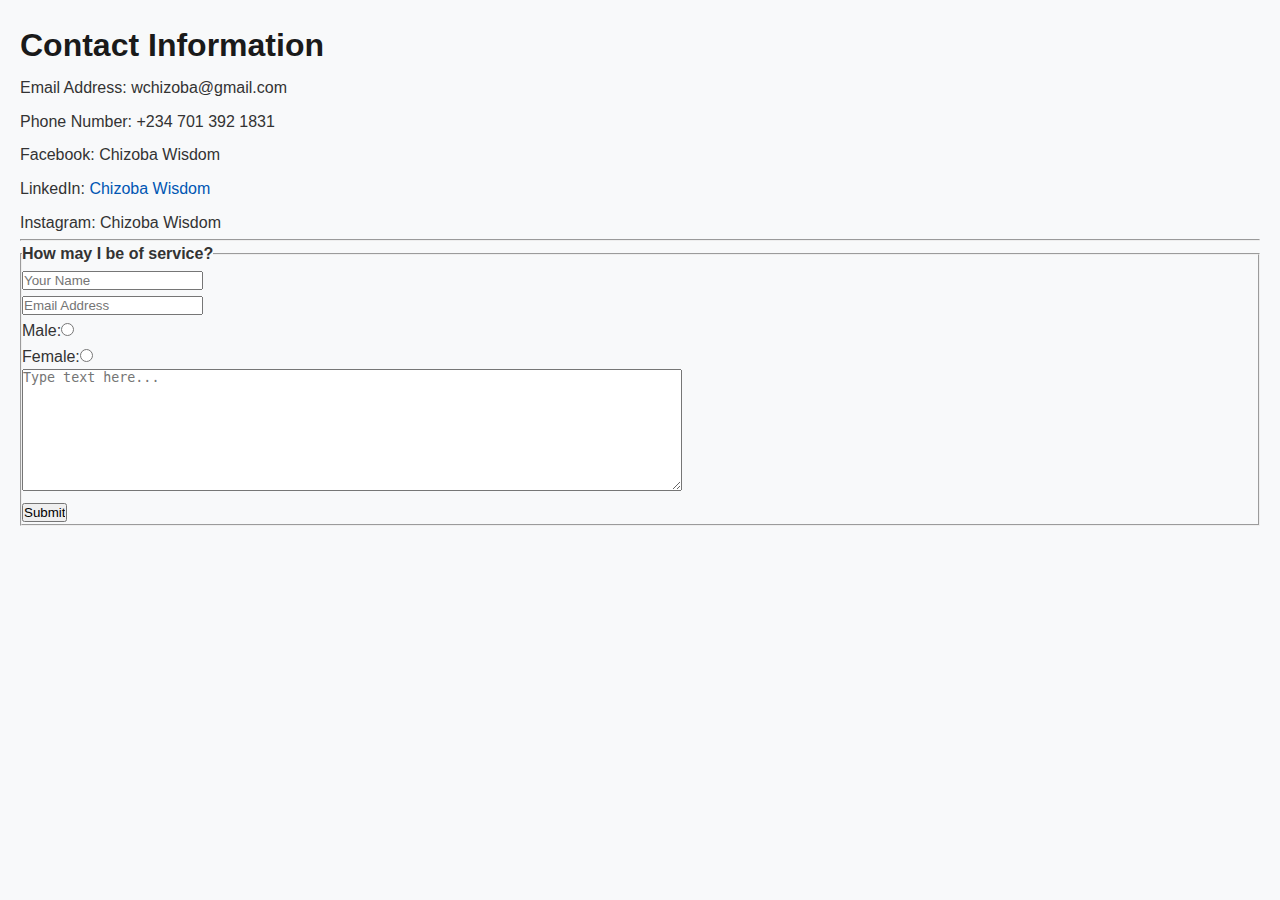
<file: contact.html>
<!DOCTYPE html>
<html lang="en" dir="ltr">
  <head>
    <meta charset="utf-8">
    <title>My Contact Information</title>
      <link rel="stylesheet" href="css/style.css">
  </head>
  <body>
    <h1>Contact Information</h1>
    <ul>
      <li>Email Address: wchizoba@gmail.com</li>
      <li>Phone Number: +234 701 392 1831</li>
      <li>Facebook: Chizoba Wisdom</li>
      <li>LinkedIn: <a href="www.linkedin.com/in/wisdomfavourchizoba">Chizoba Wisdom</a></li>
      <li>Instagram: Chizoba Wisdom</li>
    </ul>
  <hr>
  <form action="mailto:wchizoba@gmail.com" method="post" enctype="text/plain">
  <fieldset>
    <legend><strong>How may I be of service?</strong></legend>
    <input type="text" name="yourName" value="" placeholder="Your Name"><br>
    <input type="email" name="yourEmail" value="" placeholder="Email Address"><br>
    <label>Male:</label><input type="radio" name="" value=""><br>
    <label>Female:</label><input type="radio" name="" value=""><br>
    <textarea name="yourMessage" rows="8" cols="80" placeholder="Type text here..."></textarea><br>
    <input type="submit" name="" value="Submit">
  </fieldset>

  </form>
  </body>
</html>
</file>
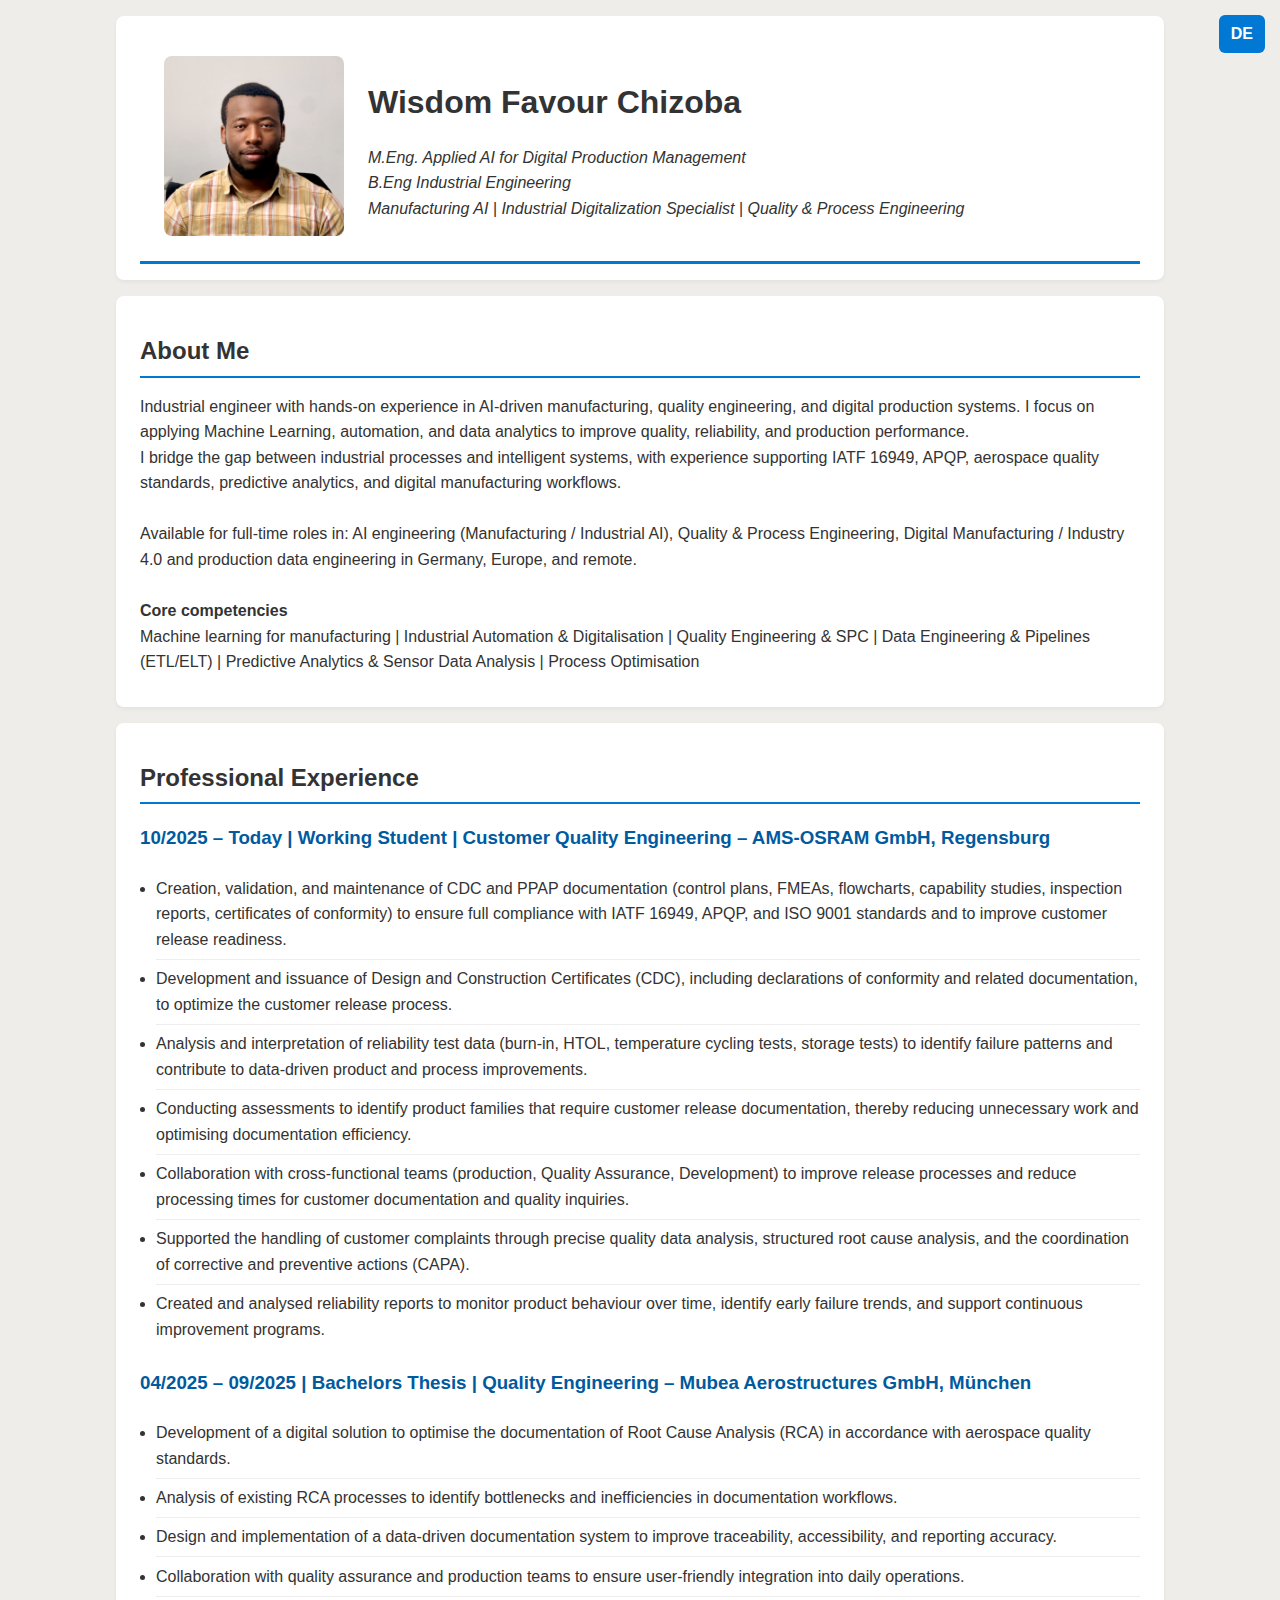
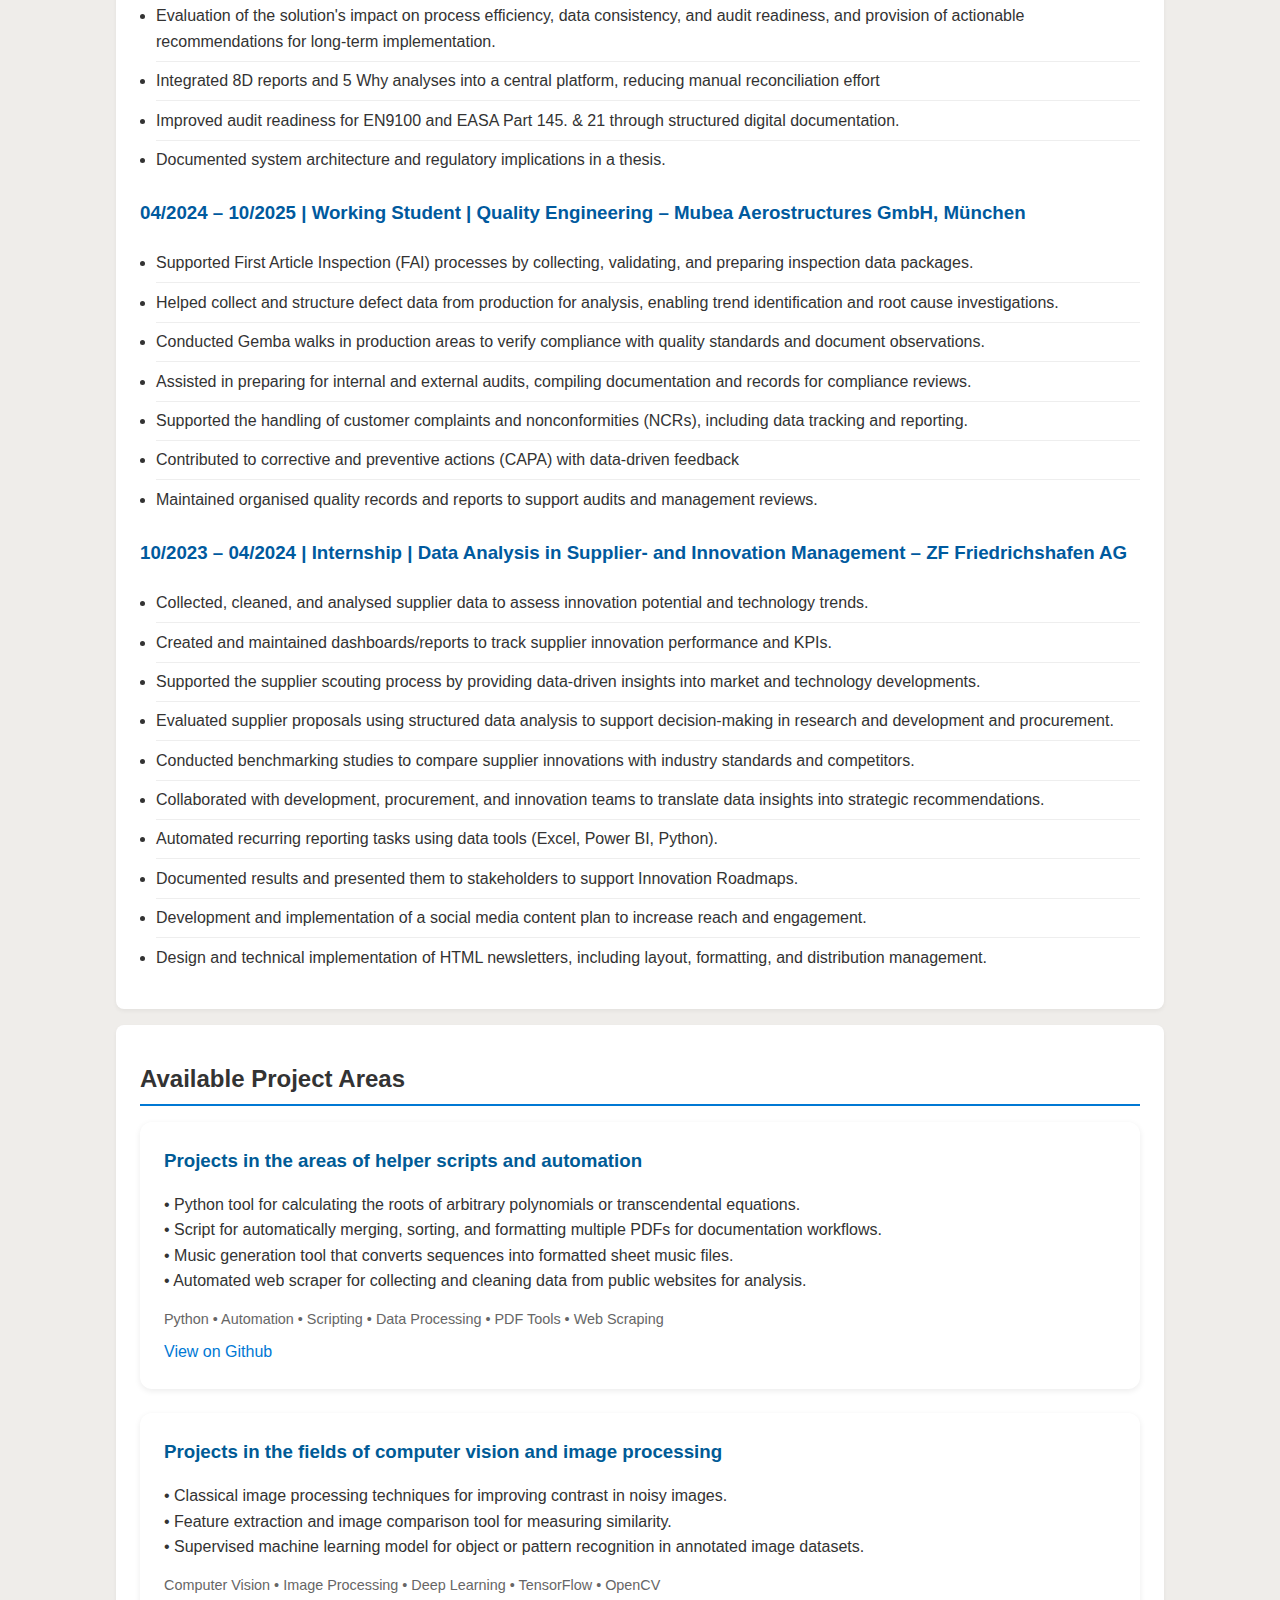
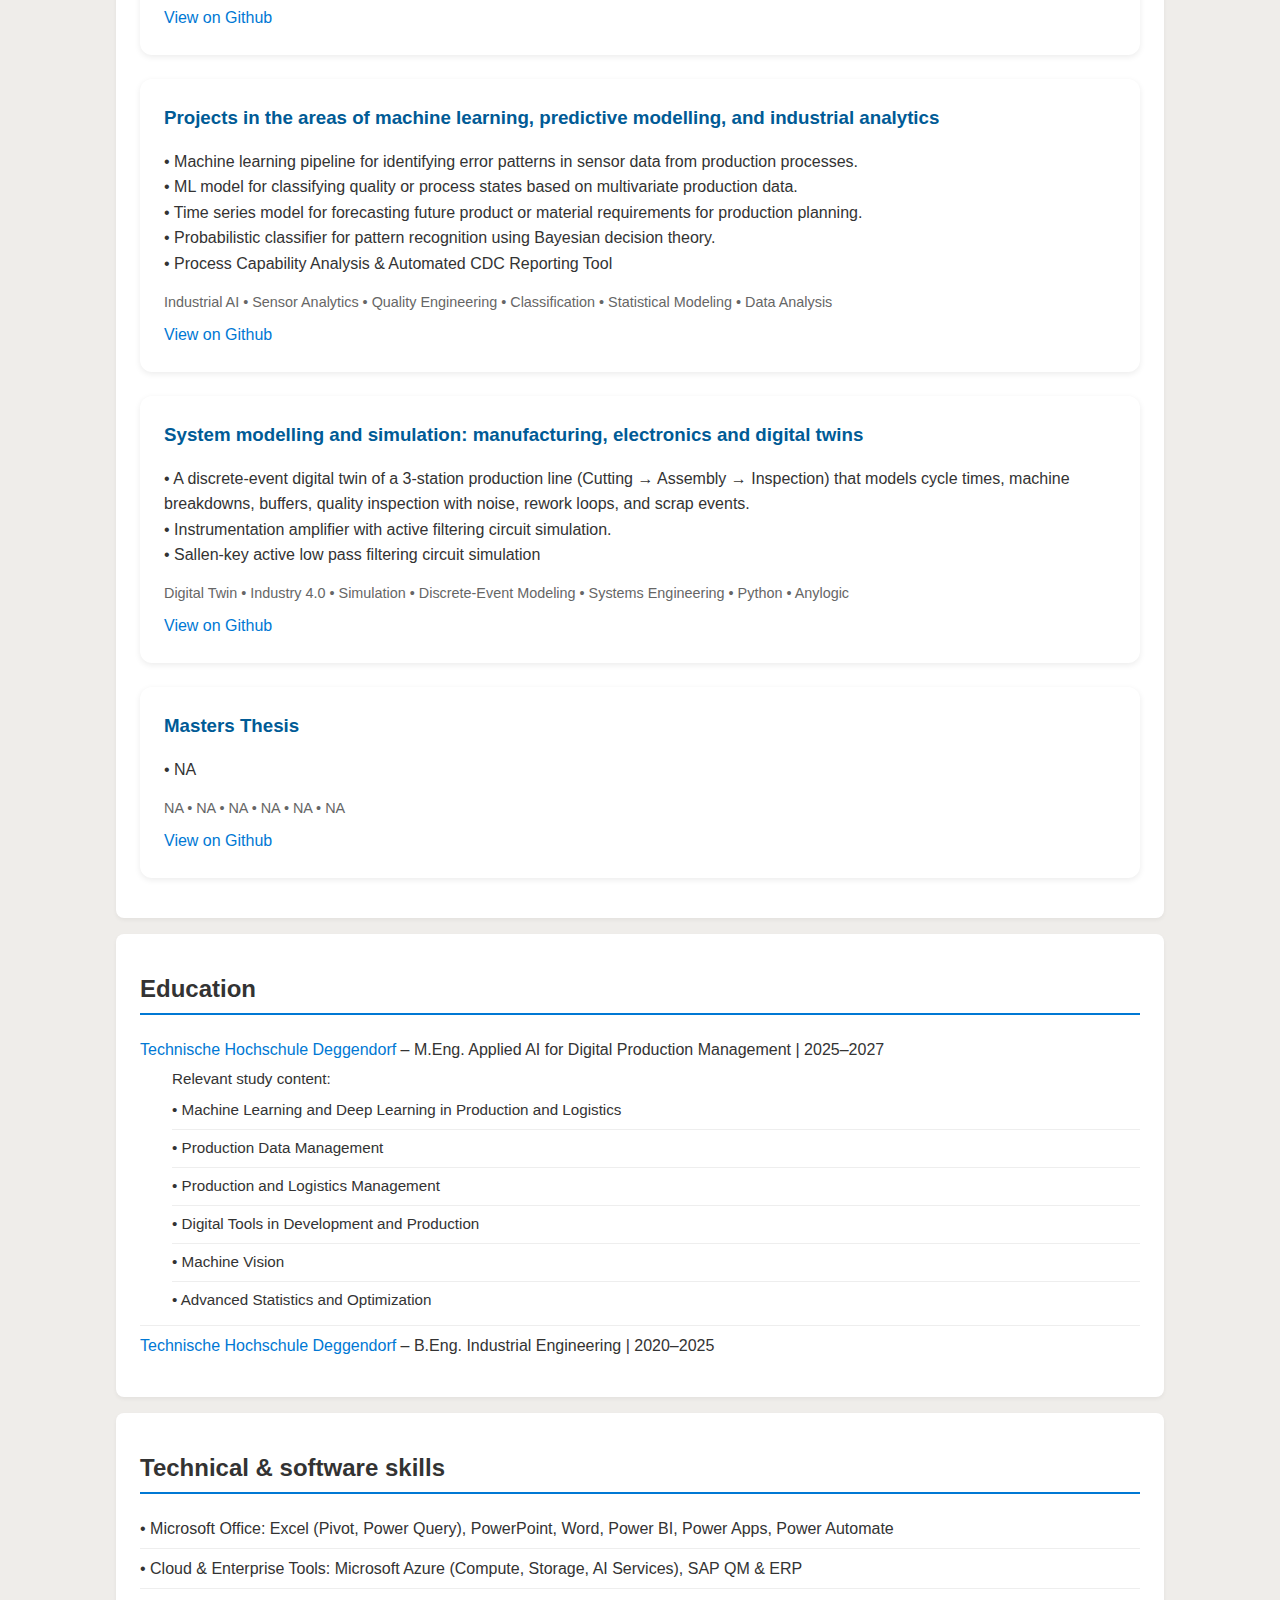
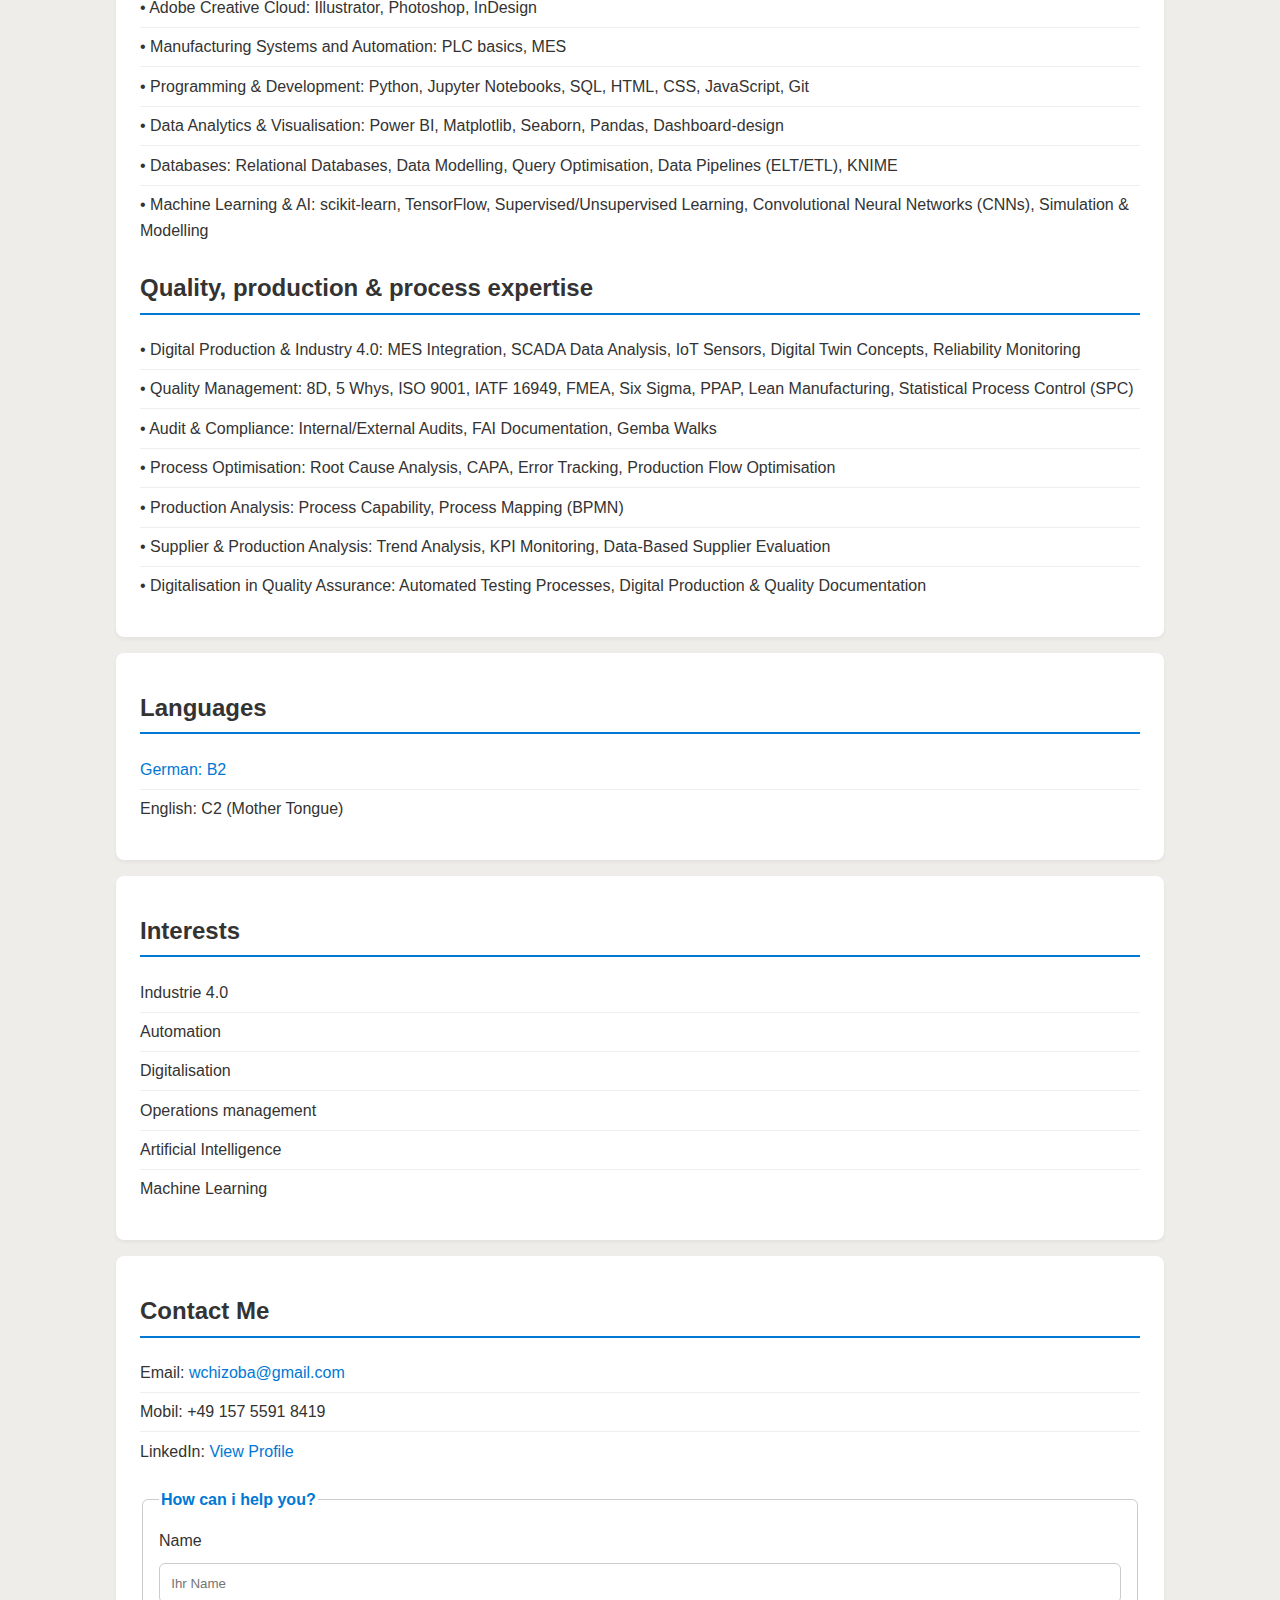
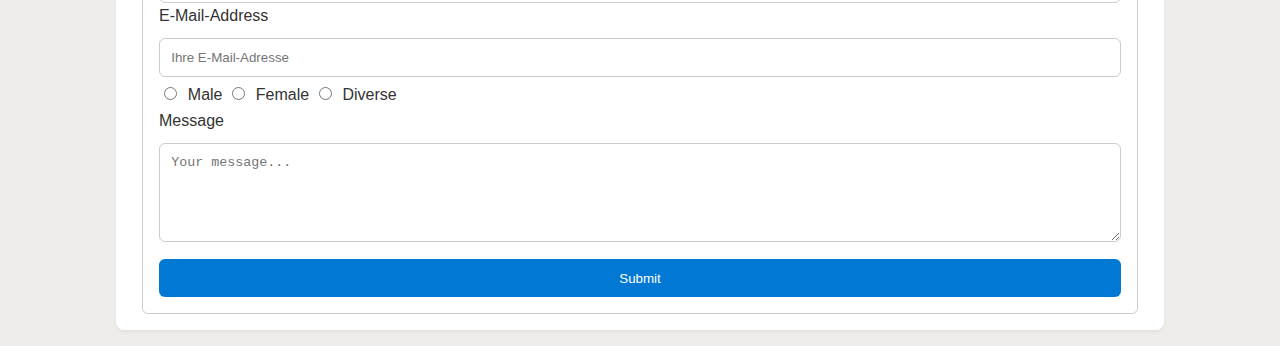
<file: docs/index_en.html>
<!DOCTYPE html>
<html lang="en" dir="ltr">
<head>
  <meta charset="utf-8">
  <meta name="viewport" content="width=device-width, initial-scale=1.0">
  <title>About Me - Wisdom Favour Chizoba</title>
  <link rel="stylesheet" href="css/style.css">
</head>
<body>
 
   <section>
   <header class="profile-header">
    <nav class="language-switch">
      <a href="index.html">DE</a>
    </nav>
    <img src="images/my face.jpg" alt="Profile Picture" class="profile-img">
    <div class="profile-info">
      <h1>Wisdom Favour Chizoba</h1>
      <p><em>M.Eng. Applied AI for Digital Production Management<br>
      B.Eng Industrial Engineering<br>
      Manufacturing AI | Industrial Digitalization Specialist | Quality & Process Engineering</em></p>
    </div>
  </header>
  </section>

  <section>
    <h2>About Me</h2>
    <p>
        Industrial engineer with hands-on experience in AI-driven manufacturing, quality engineering, and digital production systems. I focus on applying Machine Learning, automation, and data analytics to improve quality, reliability, and production performance.
        <br>I bridge the gap between industrial processes and intelligent systems, with experience supporting IATF 16949, APQP, aerospace quality standards, predictive analytics, and digital manufacturing workflows.<br><br>Available for full-time roles in: AI engineering (Manufacturing / Industrial AI), Quality & Process Engineering, Digital Manufacturing / Industry 4.0 and production data engineering in Germany, Europe, and remote.<br><br>
        <b>Core competencies</b><br>Machine learning for manufacturing | Industrial Automation & Digitalisation | Quality Engineering & SPC | Data Engineering & Pipelines (ETL/ELT) | Predictive Analytics & Sensor Data Analysis | Process Optimisation
    </p>
  </section>
  
  <section>
    <h2>Professional Experience</h2>
    <div class="experience">

      <h3>10/2025 – Today | Working Student | Customer Quality Engineering – AMS-OSRAM GmbH, Regensburg</h3>
      <ul>
        <li>Creation, validation, and maintenance of CDC and PPAP documentation (control plans, FMEAs, flowcharts, capability studies, inspection reports, certificates of conformity) to ensure full compliance with IATF 16949, APQP, and ISO 9001 standards and to improve customer release readiness.</li>

        <li>Development and issuance of Design and Construction Certificates (CDC), including declarations of conformity and related documentation, to optimize the customer release process.</li>
        
        <li>Analysis and interpretation of reliability test data (burn-in, HTOL, temperature cycling tests, storage tests) to identify failure patterns and contribute to data-driven product and process improvements.</li>
        
        <li>Conducting assessments to identify product families that require customer release documentation, thereby reducing unnecessary work and optimising documentation efficiency.</li>
        
        <li>Collaboration with cross-functional teams (production, Quality Assurance, Development) to improve release processes and reduce processing times for customer documentation and quality inquiries.</li>

        <li>Supported the handling of customer complaints through precise quality data analysis, structured root cause analysis, and the coordination of corrective and preventive actions (CAPA).</li>

        <li>Created and analysed reliability reports to monitor product behaviour over time, identify early failure trends, and support continuous improvement programs.</li>
      </ul>
      
      <h3>04/2025 – 09/2025 | Bachelors Thesis | Quality Engineering – Mubea Aerostructures GmbH, München</h3>
      <ul>
        <li>Development of a digital solution to optimise the documentation of Root Cause Analysis (RCA) in accordance with aerospace quality standards.</li>

        <li>Analysis of existing RCA processes to identify bottlenecks and inefficiencies in documentation workflows.</li>
        
        <li>Design and implementation of a data-driven documentation system to improve traceability, accessibility, and reporting accuracy.</li>
        
        <li>Collaboration with quality assurance and production teams to ensure user-friendly integration into daily operations.</li>
        
        <li>Evaluation of the solution's impact on process efficiency, data consistency, and audit readiness, and provision of actionable recommendations for long-term implementation.</li>
        
        <li>Integrated 8D reports and 5 Why analyses into a central platform, reducing manual reconciliation effort</li>
        
        <li>Improved audit readiness for EN9100 and EASA Part 145. & 21 through structured digital documentation.</li>
        
        <li>Documented system architecture and regulatory implications in a thesis.</li>
      </ul>

      <h3>04/2024 – 10/2025 | Working Student | Quality Engineering – Mubea Aerostructures GmbH, München</h3>
      <ul>
        <li>Supported First Article Inspection (FAI) processes by collecting, validating, and preparing inspection data packages.</li>

        <li>Helped collect and structure defect data from production for analysis, enabling trend identification and root cause investigations.</li>
            
        <li>Conducted Gemba walks in production areas to verify compliance with quality standards and document observations.</li>
            
        <li>Assisted in preparing for internal and external audits, compiling documentation and records for compliance reviews.</li>
            
        <li>Supported the handling of customer complaints and nonconformities (NCRs), including data tracking and reporting.</li>
            
        <li>Contributed to corrective and preventive actions (CAPA) with data-driven feedback</li>
            
        <li>Maintained organised quality records and reports to support audits and management reviews.</li>
        
      </ul>

      <h3>10/2023 – 04/2024 | Internship | Data Analysis in Supplier- and Innovation Management – ZF Friedrichshafen AG</h3>
      <ul>
        <li>Collected, cleaned, and analysed supplier data to assess innovation potential and technology trends.</li>

        <li>Created and maintained dashboards/reports to track supplier innovation performance and KPIs.</li>
            
        <li>Supported the supplier scouting process by providing data-driven insights into market and technology developments.</li>
            
        <li>Evaluated supplier proposals using structured data analysis to support decision-making in research and development and procurement.</li>
            
        <li>Conducted benchmarking studies to compare supplier innovations with industry standards and competitors.</li>
            
        <li>Collaborated with development, procurement, and innovation teams to translate data insights into strategic recommendations.</li>
            
        <li>Automated recurring reporting tasks using data tools (Excel, Power BI, Python).</li>
            
        <li>Documented results and presented them to stakeholders to support Innovation Roadmaps.</li>
       
        <li>Development and implementation of a social media content plan to increase reach and engagement.</li>

        <li>Design and technical implementation of HTML newsletters, including layout, formatting, and distribution management.</li>
      </ul>
    </div>
  </section>

  <section>
    <h2>Available Project Areas</h2>
    <div class="project">
      <h3>Projects in the areas of helper scripts and automation</h3>
      <p>• Python tool for calculating the roots of arbitrary polynomials or transcendental equations.<br>• Script for automatically merging, sorting, and formatting multiple PDFs for documentation workflows.<br>• Music generation tool that converts sequences into formatted sheet music files.<br>• Automated web scraper for collecting and cleaning data from public websites for analysis.</p>
      <p class="tags">Python • Automation • Scripting • Data Processing • PDF Tools • Web Scraping</p>
      <a class="button" href="https://github.com/Chizobawisdom/Portfolio/tree/main/Utility_and_Automation" target="_blank">View on Github</a>
    </div>

    <div class="project">
      <h3>Projects in the fields of computer vision and image processing</h3>
      <p>• Classical image processing techniques for improving contrast in noisy images.<br> • Feature extraction and image comparison tool for measuring similarity.<br> • Supervised machine learning model for object or pattern recognition in annotated image datasets.</p>
      <p class="tags">Computer Vision • Image Processing • Deep Learning • TensorFlow • OpenCV</p>
      <a class="button" href="https://github.com/Chizobawisdom/Portfolio/tree/main/Machine_Vision" target="_blank">View on Github</a>
    </div>

    <div class="project">
      <h3>Projects in the areas of machine learning, predictive modelling, and industrial analytics</h3>
      <p>• Machine learning pipeline for identifying error patterns in sensor data from production processes.<br> • ML model for classifying quality or process states based on multivariate production data.<br>• Time series model for forecasting future product or material requirements for production planning.<br> • Probabilistic classifier for pattern recognition using Bayesian decision theory.<br>• Process Capability Analysis & Automated CDC Reporting Tool</p>
      <p class="tags">Industrial AI • Sensor Analytics • Quality Engineering • Classification • Statistical Modeling • Data Analysis</p>
      <a class="button" href="https://github.com/Chizobawisdom/Portfolio/tree/main/Industrial_AI_and_Quality_Engineering" target="_blank">View on Github</a>
    </div>

    <div class="project">
      <h3>System modelling and simulation: manufacturing, electronics and digital twins</h3>
      <p>• A discrete‑event digital twin of a 3‑station production line (Cutting → Assembly → Inspection) that models cycle times, machine breakdowns, buffers, quality inspection with noise, rework loops, and scrap events.<br>• Instrumentation amplifier with active filtering circuit simulation.<br>• Sallen-key active low pass filtering circuit simulation</p>
      <p class="tags">Digital Twin • Industry 4.0 • Simulation • Discrete-Event Modeling • Systems Engineering • Python • Anylogic</p>
      <a class="button" href="https://github.com/Chizobawisdom/Portfolio/tree/main/Digital_Manufacturing_and_Industry_4.0" target="_blank">View on Github</a>
    </div>

    <div class="project">
      <h3>Masters Thesis</h3>
      <p>• NA</p>
      <p class="tags">NA • NA • NA • NA • NA • NA</p>
      <a class="button" href="https://github.com/Chizobawisdom/Portfolio/tree/main/Thesis" target="_blank">View on Github</a>
    </div>
  </section>
  
  <section>
    <h2>Education</h2>
    <ul>
     <li>
        <a href="https://www.th-deg.de/dm-m-en" target="_blank" rel="noopener noreferrer">
          Technische Hochschule Deggendorf
        </a> – M.Eng. Applied AI for Digital Production Management | 2025–2027
        <div class="course-details">
          <span>Relevant study content:</span>
          <ul>
            <li>• Machine Learning and Deep Learning in Production and Logistics</li>
            <li>• Production Data Management</li>
            <li>• Production and Logistics Management</li>
            <li>• Digital Tools in Development and Production</li>
            <li>• Machine Vision</li>
            <li>• Advanced Statistics and Optimization</li>
          </ul>
        </div>
      </li>
      <li><a href="https://www.th-deg.de">Technische Hochschule Deggendorf</a> – B.Eng. Industrial Engineering | 2020–2025</li>
    </ul>
  </section>

  <section>
    <h2>Technical & software skills</h2>
    <ul>
      <li>• Microsoft Office: Excel (Pivot, Power Query), PowerPoint, Word, Power BI, Power Apps, Power Automate</li>
      <li>• Cloud & Enterprise Tools: Microsoft Azure (Compute, Storage, AI Services), SAP QM & ERP</li>
      <li>• Adobe Creative Cloud: Illustrator, Photoshop, InDesign</li>
      <li>• Manufacturing Systems and Automation: PLC basics, MES </li>
      <li>• Programming & Development: Python, Jupyter Notebooks, SQL, HTML, CSS, JavaScript, Git</li>
      <li>• Data Analytics & Visualisation: Power BI, Matplotlib, Seaborn, Pandas, Dashboard-design</li>
      <li>• Databases: Relational Databases, Data Modelling, Query Optimisation, Data Pipelines (ELT/ETL), KNIME</li>
      <li>• Machine Learning & AI: scikit-learn, TensorFlow, Supervised/Unsupervised Learning, Convolutional Neural Networks (CNNs), Simulation & Modelling </li>
    </ul>
    
    <h2>Quality, production & process expertise</h2>
    <ul>
      <li>• Digital Production & Industry 4.0: MES Integration, SCADA Data Analysis, IoT Sensors, Digital Twin Concepts, Reliability Monitoring</li>
      <li>• Quality Management: 8D, 5 Whys, ISO 9001, IATF 16949, FMEA, Six Sigma, PPAP, Lean Manufacturing, Statistical Process Control (SPC)</li>
      <li>• Audit & Compliance: Internal/External Audits, FAI Documentation, Gemba Walks</li>
      <li>• Process Optimisation: Root Cause Analysis, CAPA, Error Tracking, Production Flow Optimisation</li>
      <li>• Production Analysis: Process Capability, Process Mapping (BPMN)</li>
      <li>• Supplier & Production Analysis: Trend Analysis, KPI Monitoring, Data-Based Supplier Evaluation</li>
      <li>• Digitalisation in Quality Assurance: Automated Testing Processes, Digital Production & Quality Documentation</li>
    </ul>
  </section>

  <section>
    <h2>Languages</h2>
    <ul>
      <li><a href="https://github.com/Chizobawisdom/Portfolio/blob/main/docs/images/telc%20b2.pdf">German: B2</a></li>
      <li>English: C2 (Mother Tongue)</li>
    </ul>
  </section>

  <section>
    <h2>Interests</h2>
    <ul>
      <li>Industrie 4.0</li>
      <li>Automation</li>
      <li>Digitalisation</li>
      <li>Operations management</li>
      <li>Artificial Intelligence</li>
      <li>Machine Learning</li>
    </ul>
  </section>

  <section>
    <h2>Contact Me</h2>
    <ul>
      <li>Email: <a href="mailto:wchizoba@gmail.com">wchizoba@gmail.com</a></li>
      <li>Mobil: +49 157 5591 8419</li>
      <li>LinkedIn: <a href="https://www.linkedin.com/in/wisdomfavourchizoba">View Profile</a></li>
    </ul>

    
    <form action="https://formspree.io/f/YOUR_FORM_ID" method="POST" class="contact-form">
      <fieldset>
        <legend>How can i help you?</legend>
    
        <label for="name">Name</label>
        <input type="text" id="name" name="name" required placeholder="Ihr Name">
    
        <label for="email">E-Mail-Address</label>
        <input type="email" id="email" name="email" required placeholder="Ihre E-Mail-Adresse">
    
        <div class="gender-options">
          <label><input type="radio" name="gender" value="Male"> Male</label>
          <label><input type="radio" name="gender" value="Female"> Female</label>
          <label><input type="radio" name="gender" value="Non-Binary"> Diverse</label>
        </div>
    
        <label for="message">Message</label>
        <textarea id="message" name="message" rows="5" placeholder="Your message..."></textarea>
    
        <button type="submit">Submit</button>
      </fieldset>
    </form>
  </section>

</body>
</html>
</file>
<file: docs/css/style.css>
/* ---------- Global Styles ---------- */
body {
  font-family: Arial, Helvetica, sans-serif;
  margin: 0;
  padding: 0;
  line-height: 1.6;
  background-color: #efedea;
  color: #333;
}

.language-switch {
  position: fixed;
  top: 15px;
  right: 15px;
  background: #0078d4;
  color: white;
  padding: 6px 12px;
  border-radius: 6px;
  font-weight: 600;
  z-index: 1000;
}
.language-switch a {
  color: white;
  text-decoration: none;
}


h1, h2, h3 {
  margin-bottom: 0.5rem;
}

a {
  color: #0078d4;
  text-decoration: none;
}
a:hover {
  text-decoration: underline;
}

/* ---------- Header ---------- */
.profile-header {
  display: flex;
  flex-wrap: wrap;
  align-items: flex-start;
  background: #fff;
  padding: 1.5rem;
  border-bottom: 3px solid #0078d4;
}

.profile-img {
  width: 180px;
  height: auto;
  border-radius: 8px;
  margin-right: 1.5rem;
}

.profile-info {
  flex: 1;
  min-width: 250px;
  max-width: 1000px;
}

/* ---------- Sections ---------- */
section {
  background: #fff;
  margin: 1rem auto;
  padding: 1rem 1.5rem;
  max-width: 1000px;
  border-radius: 8px;
  box-shadow: 0 2px 4px rgba(0,0,0,0.05);
}

section h2 {
  border-bottom: 2px solid #0078d4;
  padding-bottom: 0.3rem;
  margin-bottom: 1rem;
}

.project {
      background: white;
      border-radius: 12px;
      padding: 1.5rem;
      margin-bottom: 1.5rem;
      box-shadow: 0 2px 6px rgba(0,0,0,0.08);
      transition: transform 0.2s ease;
    }
.project:hover {
      transform: translateY(-3px);
    }
.project h3 {
      margin-top: 0;
      color: #005b96;
    }
.project p {
      margin-bottom: 0.5rem;
    }

.project2 {
      background: white;
      border-radius: 12px;
      padding: 0.8rem 1.5rem;
      margin-bottom: 1.5rem;
      box-shadow: 0 2px 6px rgba(0,0,0,0.08);
      transition: transform 0.2s ease;
    }
.project2:hover {
      transform: translateY(-3px);
    }
.project2 h3 {
      margin-top: 0;
      color: #005b96;
    }
.project2 p {
      margin-bottom: 0.5rem;
    }

.tags {
      font-size: 0.9em;
      color: #666;
    }

ul {
  list-style: none;
  padding: 0;
}

ul li {
  padding: 0.4rem 0;
  border-bottom: 1px solid #eee;
}

ul li:last-child {
  border-bottom: none;
}

/* ---------- Contact Form ---------- */
.contact-form {
  margin-top: 1rem;
}

.contact-form fieldset {
  border: 1px solid #ccc;
  border-radius: 6px;
  padding: 1rem;
}

.contact-form legend {
  font-weight: bold;
  color: #0078d4;
}

.contact-form input,
.contact-form textarea,
.contact-form button {
  width: 97%;
  padding: 0.7rem;
  margin-top: 0.6rem;
  border: 1px solid #ccc;
  border-radius: 6px;
}

.contact-form input[type="radio"] {
  width: auto;
  margin-right: 0.4rem;
}

.contact-form button {
  background: #0078d4;
  color: #fff;
  border: none;
  cursor: pointer;
  width: 100%;
}

.contact-form button:hover {
  background: #005a9e;
}

/* ---------- Experience Lists ---------- */
.experience h3 {
  color: #005a9e;
  margin-top: 1.2rem;
}

.experience ul {
  margin-left: 1rem;
  list-style: disc;
}

/* ---------- Responsive Design ---------- */
@media (max-width: 768px) {
  .profile-header {
    flex-direction: column;
    align-items: center;
    text-align: center;
  }

  .profile-img {
    margin: 0 0 1rem 0;
  }

  .profile-info {
    text-align: center;
  }
}

@media (max-width: 500px) {
  body {
    font-size: 0.95rem;
  }

  .contact-form input,
  .contact-form textarea,
  .contact-form button {
    font-size: 0.9rem;
  }
}

.course-details {
  margin-top: 0.3em;
  font-size: 0.95em;
}
/* ---------- Fully Responsive Additions ---------- */
/* Make images fluid */
.profile-img {
  max-width: 100%;
  height: auto;
}

/* Responsive section spacing */
@media (max-width: 500px) {
  section {
    margin: 0.5rem;
    padding: 1rem;
  }
}

/* Responsive project grid */
.projects-container {
  display: grid;
  gap: 1.2rem;
  grid-template-columns: repeat(auto-fit, minmax(280px, 1fr));
}

/* Fully responsive form inputs */
.contact-form input,
.contact-form textarea,
.contact-form button {
  width: 100%;
  box-sizing: border-box;
}

/* Fix course details margin */
.course-details {
  margin-left: 0;
}

@media (min-width: 800px) {
  .course-details {
    margin-left: 2rem;
  }
}

/* Better mobile typography */
@media (max-width: 450px) {
  body {
    font-size: 0.9rem;
  }
  h1, h2, h3 {
    font-size: 1.1rem;
  }
}

/* ---------- System Dark Mode ---------- */
@media (prefers-color-scheme: dark) {

  body {
    background-color: #1a1a1a;
    color: #e6e6e6;
  }

  a {
    color: #4fa8ff;
  }

  .language-switch {
    background: #005a9e;
    color: white;
  }

  .language-switch a {
    color: white;
  }

  .profile-header {
    background: #262626;
    border-bottom: 3px solid #4fa8ff;
  }

  section {
    background: #262626;
    color: #e6e6e6;
    box-shadow: 0 2px 4px rgba(255,255,255,0.05);
  }

  section h2 {
    border-bottom: 2px solid #4fa8ff;
    color: #ffffff;
  }

  .project {
    background: #2d2d2d;
    box-shadow: 0 2px 6px rgba(255,255,255,0.08);
  }

  .project h3 {
    color: #7bc4ff;
  }

  .project2 {
    background: #2d2d2d;
    box-shadow: 0 2px 6px rgba(255,255,255,0.08);
  }

  .project2 h3 {
    color: #7bc4ff;
  }
  
  .tags {
    color: #bbbbbb;
  }

  ul li {
    border-bottom: 1px solid #444;
  }

  .experience h3 {
    color: #7bc4ff;
  }

  .contact-form fieldset {
    border: 1px solid #555;
  }

  .contact-form legend {
    color: #4fa8ff;
  }

  .contact-form input,
  .contact-form textarea {
    background: #333;
    border: 1px solid #555;
    color: #e6e6e6;
  }

  .contact-form button {
    background: #4fa8ff;
    color: #1a1a1a;
  }

  .contact-form button:hover {
    background: #1f7acb;
  }
}
</file>
<file: Portfolio-Website/css/style.css>
/* ---------- Global Styles ---------- */
body {
  font-family: Arial, Helvetica, sans-serif;
  margin: 0;
  padding: 0;
  line-height: 1.6;
  background-color: #f8f9fa;
  color: #333;
}

h1, h2, h3 {
  margin-bottom: 0.5rem;
}

a {
  color: #0078d4;
  text-decoration: none;
}
a:hover {
  text-decoration: underline;
}

/* ---------- Header ---------- */
.profile-header {
  display: flex;
  flex-wrap: wrap;
  align-items: flex-start;
  background: #fff;
  padding: 1.5rem;
  border-bottom: 3px solid #0078d4;
}

.profile-img {
  width: 180px;
  height: auto;
  border-radius: 8px;
  margin-right: 1.5rem;
}

.profile-info {
  flex: 1;
  min-width: 250px;
  max-width: 1000px;
}

/* ---------- Sections ---------- */
section {
  background: #fff;
  margin: 1rem auto;
  padding: 1rem 1.5rem;
  max-width: 1000px;
  border-radius: 8px;
  box-shadow: 0 2px 4px rgba(0,0,0,0.05);
}

section h2 {
  border-bottom: 2px solid #0078d4;
  padding-bottom: 0.3rem;
  margin-bottom: 1rem;
}

ul {
  list-style: none;
  padding: 0;
}

ul li {
  padding: 0.4rem 0;
  border-bottom: 1px solid #eee;
}

ul li:last-child {
  border-bottom: none;
}

/* ---------- Contact Form ---------- */
.contact-form {
  margin-top: 1rem;
}

.contact-form fieldset {
  border: 1px solid #ccc;
  border-radius: 6px;
  padding: 1rem;
}

.contact-form legend {
  font-weight: bold;
  color: #0078d4;
}

.contact-form input,
.contact-form textarea,
.contact-form button {
  width: 97%;
  padding: 0.7rem;
  margin-top: 0.6rem;
  border: 1px solid #ccc;
  border-radius: 6px;
}

.contact-form input[type="radio"] {
  width: auto;
  margin-right: 0.4rem;
}

.contact-form button {
  background: #0078d4;
  color: #fff;
  border: none;
  cursor: pointer;
  width: 100%;
}

.contact-form button:hover {
  background: #005a9e;
}

/* ---------- Experience Lists ---------- */
.experience h3 {
  color: #005a9e;
  margin-top: 1.2rem;
}

.experience ul {
  margin-left: 1rem;
  list-style: disc;
}

/* ---------- Responsive Design ---------- */
@media (max-width: 768px) {
  .profile-header {
    flex-direction: column;
    align-items: center;
    text-align: center;
  }

  .profile-img {
    margin: 0 0 1rem 0;
  }

  .profile-info {
    text-align: center;
  }
}

@media (max-width: 500px) {
  body {
    font-size: 0.95rem;
  }

  .contact-form input,
  .contact-form textarea,
  .contact-form button {
    font-size: 0.9rem;
  }
}
</file>
<file: css/style.css>
/* ===== Global Reset ===== */
* {
  margin: 0;
  padding: 0;
  box-sizing: border-box;
}

/* ===== Base Styles ===== */
body {
  font-family: "Segoe UI", Tahoma, sans-serif;
  color: #333;
  background-color: #f8f9fa;
  line-height: 1.6;
  padding: 20px;
}

h1, h2, h3 {
  font-weight: 600;
  color: #1a1a1a;
}

a {
  color: #0056b3;
  text-decoration: none;
}

a:hover {
  text-decoration: underline;
}

/* ===== Header Section ===== */
header {
  display: flex;
  align-items: center;
  gap: 20px;
  margin-bottom: 20px;
}

header img {
  width: 120px;
  height: 120px;
  border-radius: 50%;
  border: 3px solid #ccc;
}

header h1 {
  font-size: 1.8rem;
}

header p {
  font-style: italic;
  color: #555;
}

/* ===== Section Styling ===== */
section {
  margin-bottom: 25px;
  background-color: #fff;
  padding: 15px;
  border-radius: 8px;
  box-shadow: 0 2px 6px rgba(0,0,0,0.05);
}

section h2 {
  font-size: 1.4rem;
  margin-bottom: 10px;
  border-bottom: 2px solid #ddd;
  padding-bottom: 4px;
}

/* ===== Work Experience Table ===== */
table {
  width: 100%;
  border-collapse: collapse;
  margin-bottom: 10px;
}

th, td {
  border: 1px solid #ddd;
  padding: 8px;
}

th {
  background-color: #f1f1f1;
  font-weight: bold;
}

tr:nth-child(even) {
  background-color: #fafafa;
}

/* ===== Lists ===== */
ul {
  list-style-type: none;
  padding-left: 0;
}

ul li {
  padding: 4px 0;
}

/* ===== Footer / Contact ===== */
footer {
  margin-top: 20px;
  text-align: center;
  font-size: 0.9rem;
  color: #777;
}
</file>
